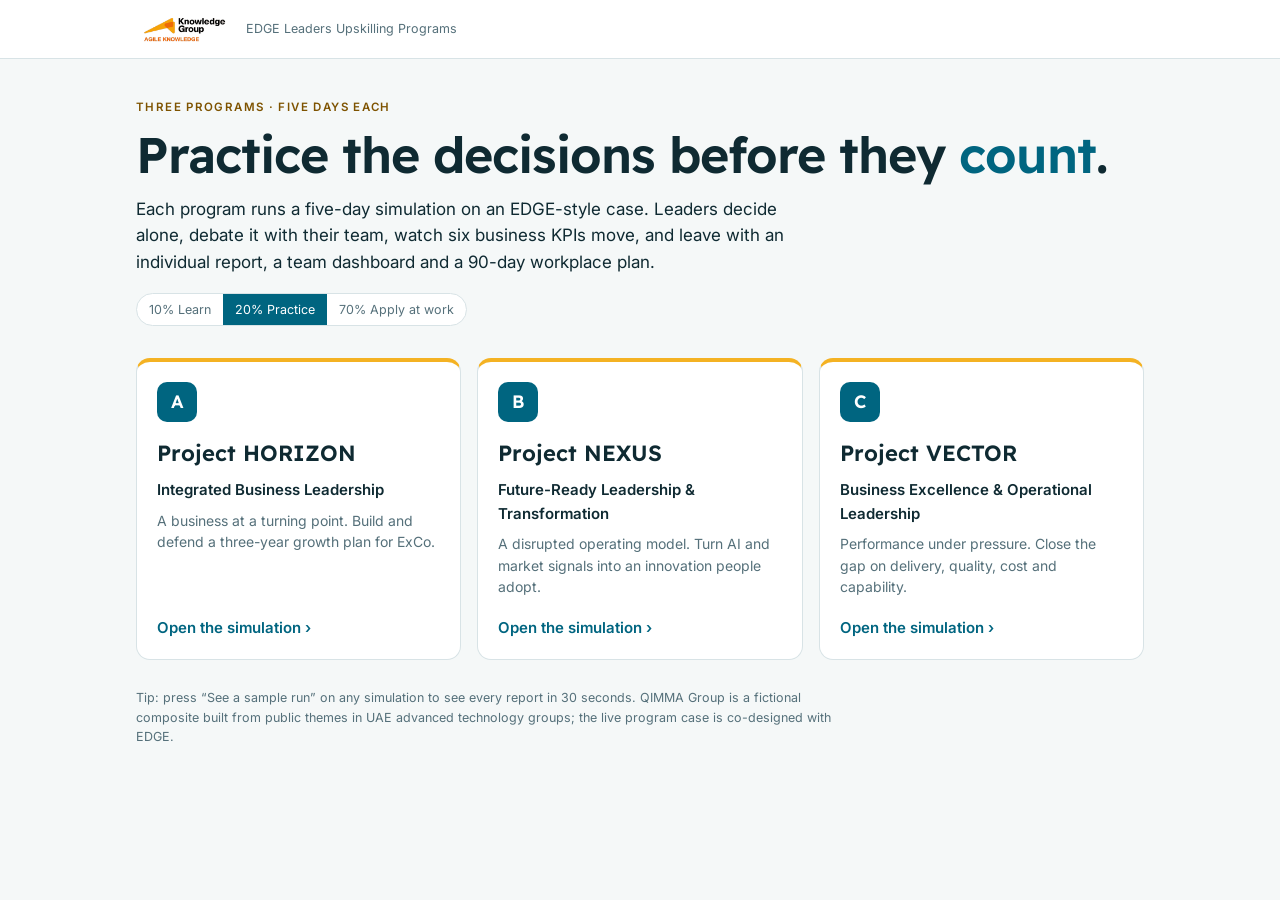
<file: index.html>
<!doctype html>
<html lang="en">
<head>
<meta charset="utf-8">
<meta name="viewport" content="width=device-width, initial-scale=1, viewport-fit=cover">
<meta name="robots" content="noindex, nofollow">
<title>EDGE Leaders Upskilling Simulations</title>
<link rel="preconnect" href="https://fonts.googleapis.com">
<link rel="preconnect" href="https://fonts.gstatic.com" crossorigin>
<link rel="stylesheet" href="https://fonts.googleapis.com/css2?family=Readex+Pro:wght@500;600&family=Inter:wght@400;600&display=swap">
<style>
/* Layout: one centered column; three equal program cards that each open a simulation */
:root{--bg:#F5F8F8;--surface:#FFFFFF;--ink:#0F2A32;--muted:#55707A;--line:#D8E3E6;--teal:#006580;--teal-soft:#E1EFF2;--on-teal:#FFFFFF;--gold:#F4B223;--gold-ink:#7E5300;--gold-soft:#FDF2D8;
  --display:"Readex Pro","Segoe UI",Arial,sans-serif;--body:"Inter","Segoe UI",Arial,sans-serif;color-scheme:light}
@media (prefers-color-scheme: dark){:root{--bg:#0A181D;--surface:#0F232A;--ink:#E4EFF1;--muted:#9AB2B9;--line:#1F3B44;--teal:#43B4CE;--teal-soft:#11343E;--on-teal:#04232B;--gold-ink:#F6C760;--gold-soft:#2E2610;color-scheme:dark}}
*{box-sizing:border-box}
body{margin:0;background:var(--bg);color:var(--ink);font-family:var(--body);font-size:15px;line-height:1.55}
.wrap{max-width:1040px;margin:0 auto;padding-left:max(16px,env(safe-area-inset-left,0px));padding-right:max(16px,env(safe-area-inset-right,0px))}
header{background:var(--surface);border-bottom:1px solid var(--line)}
header .wrap{display:flex;align-items:center;gap:14px;padding-block:12px}
header img{height:34px;width:auto;background:#fff;border-radius:6px;padding:3px 6px}
header span{font-size:12.5px;color:var(--muted)}
main{padding-block:40px 64px}
.eyebrow{font-size:11.5px;font-weight:600;letter-spacing:.12em;text-transform:uppercase;color:var(--gold-ink)}
h1{font-family:var(--display);font-weight:600;font-size:clamp(32px,5vw,50px);line-height:1.1;margin:10px 0 0;letter-spacing:-.02em;text-wrap:balance}
h1 em{font-style:normal;color:var(--teal)}
.lead{font-size:17px;max-width:62ch;margin:14px 0 0;color:var(--ink)}
.mix{display:inline-flex;border:1px solid var(--line);border-radius:999px;overflow:hidden;font-size:12.5px;margin-top:18px;background:var(--surface)}
.mix span{padding:6px 12px;color:var(--muted)}.mix span.on{background:var(--teal);color:var(--on-teal)}
.grid{display:grid;grid-template-columns:repeat(3,minmax(0,1fr));gap:16px;margin-top:32px}
a.card{display:flex;flex-direction:column;gap:8px;background:var(--surface);border:1px solid var(--line);border-top:4px solid var(--gold);border-radius:14px;padding:20px;color:inherit;text-decoration:none;transition:border-color .15s,transform .15s}
a.card:hover{border-color:var(--teal);transform:translateY(-2px)}
a.card:focus-visible{outline:2px solid var(--teal);outline-offset:3px}
.badge{width:40px;height:40px;border-radius:10px;background:var(--teal);color:var(--on-teal);display:grid;place-items:center;font-family:var(--display);font-weight:600;font-size:18px}
.card h2{font-family:var(--display);font-weight:600;font-size:22px;margin:6px 0 0}
.card .name{font-weight:600}
.card p{margin:0;color:var(--muted);font-size:14px}
.card .go{margin-top:auto;padding-top:10px;font-weight:600;color:var(--teal)}
.note{font-size:12.5px;color:var(--muted);margin-top:28px;max-width:90ch}
@media (max-width:820px){.grid{grid-template-columns:1fr}}
@media (prefers-reduced-motion: reduce){a.card{transition:none}}
</style>
</head>
<body>
<header><div class="wrap"><img src="assets/kg-logo.png" alt="Knowledge Group"><span>EDGE Leaders Upskilling Programs</span></div></header>
<main class="wrap">
  <div class="eyebrow">Three programs · Five days each</div>
  <h1>Practice the decisions before they <em>count</em>.</h1>
  <p class="lead">Each program runs a five-day simulation on an EDGE-style case. Leaders decide alone, debate it with their team, watch six business KPIs move, and leave with an individual report, a team dashboard and a 90-day workplace plan.</p>
  <div class="mix" aria-label="10/20/70 learning design"><span>10% Learn</span><span class="on">20% Practice</span><span>70% Apply at work</span></div>
  <div class="grid">
    <a class="card" href="horizon/"><div class="badge">A</div><h2>Project HORIZON</h2><div class="name">Integrated Business Leadership</div><p>A business at a turning point. Build and defend a three-year growth plan for ExCo.</p><span class="go">Open the simulation ›</span></a>
    <a class="card" href="nexus/"><div class="badge">B</div><h2>Project NEXUS</h2><div class="name">Future-Ready Leadership &amp; Transformation</div><p>A disrupted operating model. Turn AI and market signals into an innovation people adopt.</p><span class="go">Open the simulation ›</span></a>
    <a class="card" href="vector/"><div class="badge">C</div><h2>Project VECTOR</h2><div class="name">Business Excellence &amp; Operational Leadership</div><p>Performance under pressure. Close the gap on delivery, quality, cost and capability.</p><span class="go">Open the simulation ›</span></a>
  </div>
  <p class="note">Tip: press “See a sample run” on any simulation to see every report in 30 seconds. QIMMA Group is a fictional composite built from public themes in UAE advanced technology groups; the live program case is co-designed with EDGE.</p>
</main>
</body>
</html>
</file>
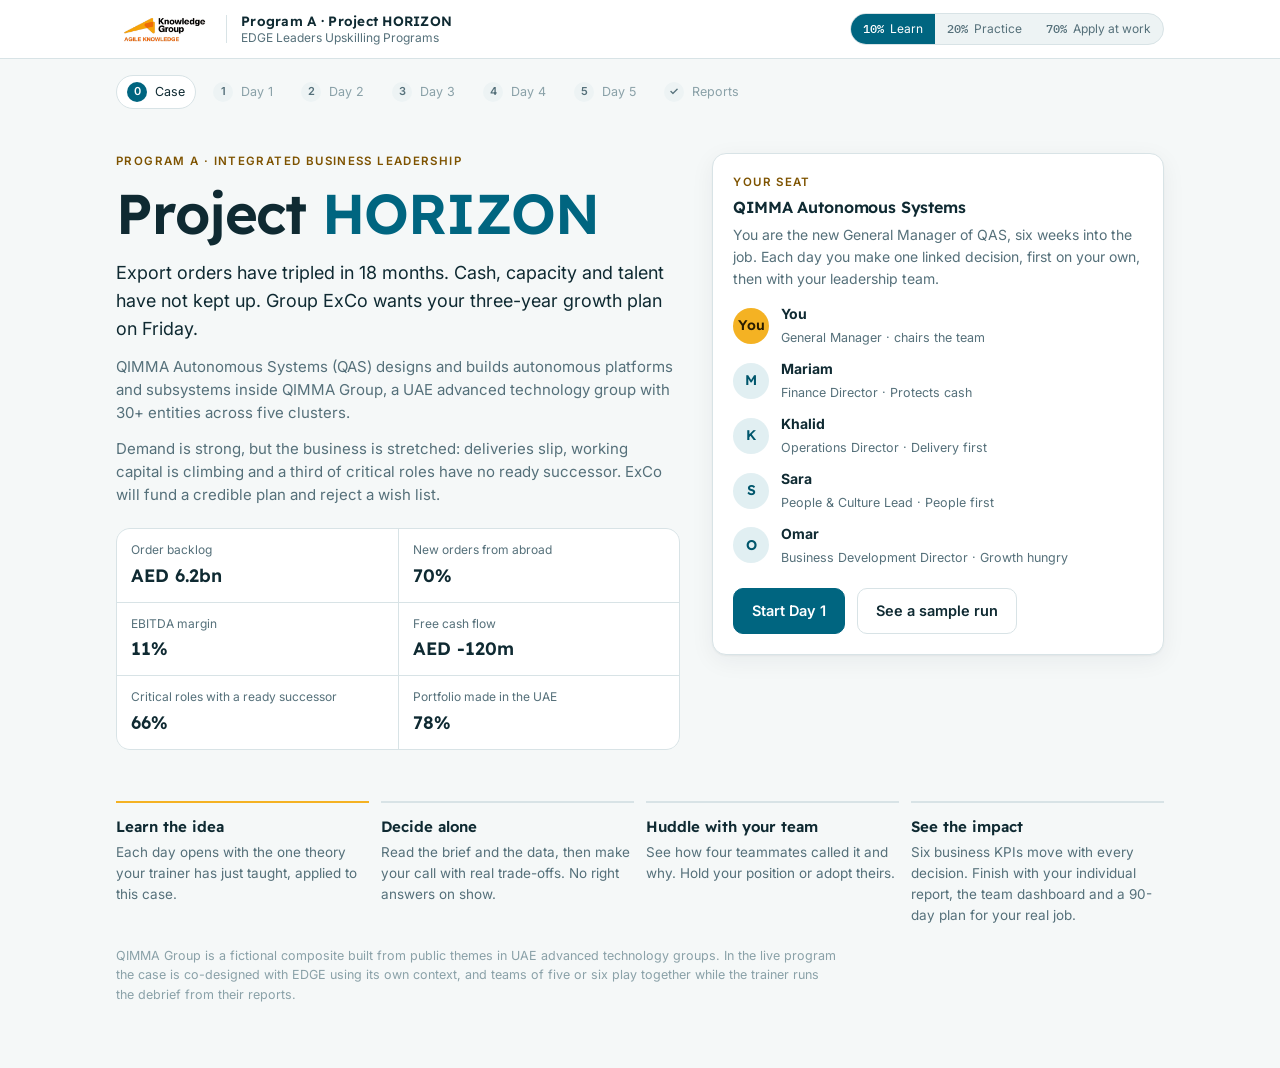
<file: horizon/index.html>
<!doctype html>
<html lang="en">
<head>
<meta charset="utf-8">
<meta name="viewport" content="width=device-width, initial-scale=1, viewport-fit=cover">
<meta name="robots" content="noindex, nofollow">
<title>Project HORIZON Simulator</title>
<link rel="preconnect" href="https://fonts.googleapis.com">
<link rel="preconnect" href="https://fonts.gstatic.com" crossorigin>
<link rel="stylesheet" href="https://fonts.googleapis.com/css2?family=Readex+Pro:wght@400;500;600;700&family=Inter:wght@400;500;600;700&family=IBM+Plex+Mono:wght@500&display=swap">
<link rel="stylesheet" href="../assets/sim.css">
<style>body{margin:0}img{max-width:100%}[hidden]{display:none!important}</style>
</head>
<body>
<header class="top">
  <div class="wrap">
    <div class="brand">
      <img class="logo" src="../assets/kg-logo.png" alt="Knowledge Group">
      <span class="sep"></span>
      <span class="tl"><b id="tl-title">Project</b>EDGE Leaders Upskilling Programs</span>
    </div>
    <div class="ribbon" id="ribbon" aria-label="70/20/10 learning model">
      <span data-k="10"><b>10%</b>Learn</span><span data-k="20"><b>20%</b>Practice</span><span data-k="70"><b>70%</b>Apply at work</span>
    </div>
  </div>
</header>
<div class="wrap"><nav class="steps" id="steps" aria-label="Progress"></nav></div>
<main class="wrap" id="app" aria-live="polite"></main>
<div class="toast" id="toast" role="status"></div>
<script>
window.SIM = {
  letter:'A', code:'HORIZON', program:'Integrated Business Leadership',
  entity:'QIMMA Autonomous Systems',
  caseLead:'Export orders have tripled in 18 months. Cash, capacity and talent have not kept up. Group ExCo wants your three-year growth plan on Friday.',
  caseParas:[
    'QIMMA Autonomous Systems (QAS) designs and builds autonomous platforms and subsystems inside QIMMA Group, a UAE advanced technology group with 30+ entities across five clusters.',
    'Demand is strong, but the business is stretched: deliveries slip, working capital is climbing and a third of critical roles have no ready successor. ExCo will fund a credible plan and reject a wish list.'
  ],
  facts:[['Order backlog','AED 6.2bn'],['New orders from abroad','70%'],['EBITDA margin','11%'],['Free cash flow','AED -120m'],['Critical roles with a ready successor','66%'],['Portfolio made in the UAE','78%']],
  role:'You are the new General Manager of QAS, six weeks into the job. Each day you make one linked decision, first on your own, then with your leadership team.',
  myRole:'General Manager · chairs the team',
  team:[
    {id:'mariam', name:'Mariam', role:'Finance Director', style:'Protects cash'},
    {id:'khalid', name:'Khalid', role:'Operations Director', style:'Delivery first'},
    {id:'sara', name:'Sara', role:'People & Culture Lead', style:'People first'},
    {id:'omar', name:'Omar', role:'Business Development Director', style:'Growth hungry'}
  ],
  kpis:[
    {id:'rev', label:'Revenue growth (3-year CAGR)', short:'Revenue growth', unit:'%', d:1, start:8, target:15, dir:1},
    {id:'ebitda', label:'EBITDA margin', short:'EBITDA margin', unit:'%', d:1, start:11, target:14, dir:1},
    {id:'fcf', label:'Free cash flow (year 2)', short:'Free cash flow', unit:'aed', d:0, start:-120, target:40, dir:1},
    {id:'bench', label:'Succession coverage', short:'Succession', unit:'%', d:0, start:66, target:85, dir:1},
    {id:'adopt', label:'Change adoption index', short:'Change adoption', unit:'idx', d:0, start:45, target:70, dir:1},
    {id:'conf', label:'ExCo confidence', short:'ExCo confidence', unit:'idx', d:0, start:50, target:75, dir:1}
  ],
  comps:[
    {id:'strat', label:'Strategic direction'}, {id:'fin', label:'Financial judgment'}, {id:'talent', label:'Talent leadership'},
    {id:'change', label:'Change leadership'}, {id:'infl', label:'Executive influence'}
  ],
  gate:'Group ExCo',
  verdicts:{
    high:'ExCo funds the plan in two tranches and asks you to present progress in 90 days.',
    mid:'ExCo funds the first tranche and wants a sharper cash plan before it releases the second.',
    low:'ExCo sees a wish list, not a plan. You have 30 days to come back with a credible case.'
  },
  plays:[
    {comp:'strat', title:'Three Horizons portfolio review', how:'List your team’s initiatives, tag each H1, H2 or H3, and pause one that competes for the same constrained capacity.'},
    {comp:'fin', title:'Phased funding case', how:'Rebuild one pending request as tranches tied to milestones, with a clear kill criterion.'},
    {comp:'talent', title:'Critical-role readiness check', how:'Name your critical roles, rate successor readiness and hold two stay conversations this month.'},
    {comp:'change', title:'Pilot with your critics', how:'Invite the loudest skeptics of a current change into a two-week redesign of one piece of it.'},
    {comp:'infl', title:'Answer-first briefing', how:'Rewrite your next senior update so the ask and the answer land in the first 30 seconds.'}
  ],
  note:'QIMMA Group is a fictional composite built from public themes in UAE advanced technology groups. In the live program the case is co-designed with EDGE using its own context, and teams of five or six play together while the trainer runs the debrief from their reports.',
  rounds:[
    {
      day:'Business planning', title:'Set the direction', type:'pick', k:3,
      theory:{name:'Three Horizons of growth', line:'Balance the core (H1), the next engine (H2) and future options (H3), and test every bet against capacity and cash.'},
      brief:'Six growth initiatives are on the table. The plant is nearly full and cash is negative, so you can back only three this year.',
      data:[['Plant utilization','94%'],['On-time delivery','78%'],['Services share of revenue','6%'],['Imported subsystems','31% of cost of goods']],
      prompt:'Choose the three initiatives you will put in the plan.',
      options:[
        {id:'a', label:'Expand capacity for the export bestseller', detail:'Add a second assembly line for the platform with the deepest order book.', q:80, tag:'bold', kpi:{rev:2.5, fcf:25, conf:3}, comp:{strat:7, fin:2}, outcome:'The second line protects the order book and gives customers a delivery date they can trust.'},
        {id:'b', label:'Localize two imported subsystems', detail:'Develop a UAE supplier for two high-cost imported subsystems.', q:85, tag:'data', kpi:{ebitda:1.2, fcf:30, conf:4}, comp:{strat:7, fin:5}, outcome:'Localizing two subsystems cuts unit cost and lifts in-country value, which Group rewards.'},
        {id:'c', label:'Launch a services business for the installed base', detail:'Sell maintenance and upgrade contracts on 400+ fielded platforms.', q:90, tag:'data', kpi:{rev:2, ebitda:1, fcf:45, conf:4}, comp:{strat:9, fin:4}, outcome:'Services add recurring, high-margin revenue and smooth out lumpy project income.'},
        {id:'d', label:'Enter three new export markets at once', detail:'Open offices and bid in three new countries this year.', q:45, tag:'bold', kpi:{rev:1.5, fcf:-40, conf:-3}, comp:{strat:2}, outcome:'Three new markets stretch a plant already running at 94%. Sales grow faster than delivery can.'},
        {id:'e', label:'Acquire a European autonomy software startup', detail:'Buy a 40-person AI autonomy team for AED 180m.', q:58, tag:'bold', kpi:{rev:0.5, fcf:-60, conf:1}, comp:{strat:5, fin:-1}, outcome:'The acquisition is a credible future option, but it lands on a balance sheet already burning cash.'},
        {id:'f', label:'Pause new bids for six months', detail:'Stop bidding until the backlog is under control.', q:40, tag:'prudent', kpi:{rev:-2.5, fcf:10, conf:-4}, comp:{strat:1, fin:3}, outcome:'Pausing bids eases the plant but signals retreat to customers and to Group.'}
      ],
      synergy:[
        {ids:['a','b'], q:6, kpi:{ebitda:0.5}, text:'Capacity plus localization works as one move: more output at a lower unit cost.'},
        {ids:['a','d'], q:-10, kpi:{conf:-3}, text:'New markets and a capacity squeeze collide. ExCo will ask who delivers.'},
        {ids:['b','c'], q:4, kpi:{conf:2}, text:'Local suppliers also make the services promise easier to keep.'}
      ],
      team:{
        mariam:{a:['b','c','f'], says:'We burn AED 120m a year. I back what pays for itself.'},
        khalid:{a:['a','b','f'], says:'Fix delivery first: a second line and local parts.'},
        sara:{a:['c','b','f'], says:'Services builds skills we can grow from within.'},
        omar:{a:['a','d','e'], says:'The export window is open now. Let us go big.'}
      },
      insight:'Strong leaders back the core, add a recurring engine and fix cost at the same time. They avoid bets that compete for the same constrained capacity.',
      debrief:'Which of your three choices is the riskiest, and what early signal would tell you it is failing?'
    },
    {
      day:'Financial decisions', title:'Make the numbers work', type:'allocate', total:300, step:10, unitLabel:'AED m', pre:'AED ', post:'m',
      theory:{name:'NPV, payback and cash conversion', line:'Fund what clears the hurdle rate fastest, and never let a good investment break the cash cycle.'},
      event:{title:'Payment terms shift', text:'Your largest export customer cuts advance payments on new orders from 30% to 10%. Working capital rises by AED 40m.', kpi:{fcf:-40}},
      brief:'ExCo has set a capital envelope of AED 300m for next year. Every dirham you place shapes margin, cash and delivery.',
      data:[['Hurdle rate','10%'],['Cash conversion cycle','148 days'],['Services hub payback','1.8 years'],['Supplier program payback','2.1 years'],['Automation payback','2.6 years']],
      prompt:'Allocate the AED 300m envelope across five investments.',
      items:[
        {id:'auto', label:'Production line automation', short:'Automation', detail:'Robotic assembly and automated test on the busiest line.', ideal:90, tag:'bold', kpi:{ebitda:2, rev:3, fcf:60, conf:6}},
        {id:'supp', label:'Local supplier development', short:'Suppliers', detail:'Co-invest in tooling and quality at two UAE suppliers.', ideal:60, tag:'data', kpi:{ebitda:2, fcf:80, conf:6}},
        {id:'svc', label:'Services hub and digital twin', short:'Services hub', detail:'Remote monitoring of fielded platforms to sell service contracts.', ideal:80, tag:'data', kpi:{rev:4, ebitda:1.5, fcf:150, conf:4}},
        {id:'wc', label:'Inventory buffer', short:'Inventory', detail:'Safety stock of long-lead components.', ideal:30, tag:'prudent', kpi:{fcf:-40, conf:4}},
        {id:'acad', label:'Engineering academy and succession', short:'Academy', detail:'Accelerate 40 national engineers into critical roles.', ideal:40, tag:'people', kpi:{bench:45, adopt:20, conf:4}}
      ],
      comp:{fin:18, strat:4},
      outcomes:{
        high:'Your portfolio clears the hurdle rate and keeps cash moving: services fund automation, and the academy protects the pipeline.',
        mid:'The plan works on paper, but the mix leaves either cash or capability exposed. ExCo will probe the weakest line.',
        low:'The mix chases one outcome and starves the others. Cash or delivery breaks before year two.'
      },
      team:{
        mariam:{a:{auto:40,supp:60,svc:110,wc:60,acad:30}, says:'Services pays back fastest. Keep a cash buffer.'},
        khalid:{a:{auto:150,supp:60,svc:30,wc:40,acad:20}, says:'Automation is the bottleneck. Put the money there.'},
        sara:{a:{auto:50,supp:40,svc:60,wc:30,acad:120}, says:'Without people, automation sits idle.'},
        omar:{a:{auto:100,supp:20,svc:130,wc:10,acad:40}, says:'Services is the growth story buyers want.'}
      },
      insight:'A balanced portfolio sequences cash: fast-payback services fund slower automation, and investment in people protects the return on both.',
      debrief:'Where did your allocation trade cash today for value tomorrow? Would your CFO agree?'
    },
    {
      day:'Talent development', title:'Build the team', type:'rank',
      theory:{name:'Critical roles and the 9-box', line:'Protect the people you cannot lose, map readiness for every critical role, then build the pipeline before you buy talent.'},
      event:{title:'Two resignations', text:'Two senior systems engineers resigned this week. Exit interviews point to unclear career paths. Eight more key people are flagged as flight risks.', kpi:{bench:-6, conf:-3}},
      brief:'Your plan needs 24 critical roles filled with ready people within 18 months. Today you have ready successors for 66% of them.',
      data:[['Critical roles','24'],['Flight risks flagged','8'],['Nationals in high-potential pool','12'],['Time to hire a systems architect','7 months']],
      prompt:'Put your 90-day talent moves in the order you will run them.',
      items:[
        {id:'retain', label:'Stay conversations with the 8 flight risks', short:'Stay talks', detail:'You and their managers, within two weeks.', tag:'people'},
        {id:'map', label:'Map readiness for all 24 critical roles', short:'Readiness map', detail:'A 9-box review with each director.', tag:'data'},
        {id:'accel', label:'Stretch roles for 12 high-potential nationals', short:'Stretch roles', detail:'Rotations, mentors and a clear 18-month path.', tag:'people'},
        {id:'hire', label:'Hire two external systems architects', short:'External hires', detail:'Search firm, seven-month lead time.', tag:'bold'},
        {id:'incent', label:'Redesign the incentive scheme', short:'Incentives', detail:'A company-wide change to bonus rules.', tag:'prudent'}
      ],
      expert:['retain','map','accel','hire','incent'],
      kpi:{bench:20, adopt:6, conf:5, ebitda:-0.3},
      comp:{talent:18, strat:3},
      outcomes:{
        high:'You stop the bleeding first, then build a pipeline. Succession coverage climbs and people see a path.',
        mid:'Your moves are right but the order costs you. Some flight risks walk before the plan reaches them.',
        low:'Big structural moves come before the urgent ones. Two more key people resign while the plan is designed.'
      },
      team:{
        mariam:{a:['map','incent','hire','retain','accel'], says:'Data first. Then we fix incentives.'},
        khalid:{a:['hire','retain','map','accel','incent'], says:'We need architects now. Hire.'},
        sara:{a:['retain','accel','map','hire','incent'], says:'Talk to the people at risk this week.'},
        omar:{a:['retain','hire','accel','map','incent'], says:'Keep the stars, buy the gaps.'}
      },
      insight:'Retention is urgent and cheap, mapping shows where to invest, and developing nationals builds a pipeline that lasts. Hiring and incentives matter but take months.',
      debrief:'Who are the two people in your own team you could least afford to lose, and when did you last talk about their future?'
    },
    {
      day:'Change leadership', title:'Lead the change', type:'choice',
      theory:{name:'Kotter and ADKAR', line:'People adopt what they help shape. Win early on a small scale, make the win visible, then scale.'},
      event:{title:'Pushback on the floor', text:'The new production system goes live in three weeks. 60 technicians signed a letter saying it ignores how the floor really works. Two supervisors back them.', kpi:{adopt:-8}},
      brief:'Automation and the new production system sit at the heart of your plan. If adoption stalls, the business case fails.',
      data:[['Technicians affected','180'],['Signatures on the letter','60'],['Go-live','3 weeks'],['Training completed','35%']],
      prompt:'How do you respond?',
      options:[
        {id:'a', label:'Hold the line', detail:'Restate the decision and the timeline. Escalate supervisors who resist.', q:30, tag:'bold', kpi:{adopt:-10, conf:-2, ebitda:-0.3}, comp:{change:2}, outcome:'Go-live happens on time, but workarounds spread. Output dips 9% in the first month.'},
        {id:'b', label:'Pause for three months', detail:'Delay go-live and run listening sessions.', q:48, tag:'people', kpi:{adopt:4, conf:-6, rev:-0.8}, comp:{change:6}, outcome:'Tension drops, but the plan slips a quarter and ExCo questions your grip.'},
        {id:'c', label:'Co-design and pilot one line', detail:'Bring six supervisors into a two-week redesign sprint, pilot on one line, scale on proof and publish the wins.', q:92, tag:'collab', kpi:{adopt:22, conf:5, ebitda:0.4}, comp:{change:18, infl:4}, outcome:'The supervisors fix three real flaws. The pilot line beats target in week two and the letter signers ask to be next.'},
        {id:'d', label:'Pay an adoption bonus', detail:'A one-off bonus for every technician at go-live.', q:50, tag:'people', kpi:{adopt:6, ebitda:-0.8, fcf:-12}, comp:{change:5, fin:-2}, outcome:'People comply for the bonus, but the design flaws remain and resurface after payout.'}
      ],
      team:{
        mariam:{a:'a', says:'We approved this. Changing course now costs money.'},
        khalid:{a:'a', says:'If we bend now, every change becomes a negotiation.'},
        sara:{a:'c', says:'They know the floor better than we do. Use that.'},
        omar:{a:'b', says:'Customers will not wait, but a failed go-live is worse.'}
      },
      insight:'Resistance is often data. Inviting critics into a fast, bounded redesign turns opponents into owners without losing the timeline.',
      debrief:'Think of a change you are leading now. Who are your 60 signatures, and what could they teach you?'
    },
    {
      day:'Executive influence', title:'Win executive approval', type:'multi',
      theory:{name:'Answer first (the Pyramid Principle)', line:'Lead with the ask, back it with the two strongest proofs and meet the hardest objection head on.'},
      event:{title:'Agenda squeeze', text:'Your 30-minute ExCo slot is cut to 12 minutes. The Group CFO will chair.', kpi:{conf:-2}},
      brief:'Twelve minutes to win AED 300m. Build your pitch in three moves.',
      data:[['The ask','AED 300m over 3 years'],['Time','12 minutes'],['Chair','Group CFO'],['Plan payback','2.4 years']],
      parts:[
        {type:'choice', title:'Open with', options:[
          {id:'a', label:'The ask and why now', detail:'We ask for AED 300m to lift margin to 14% and turn cash positive by year two.', q:92, tag:'data', kpi:{conf:6}, comp:{infl:9}, outcome:'Opening with the ask focuses the room in the first minute.'},
          {id:'b', label:'Our journey so far', detail:'Three years of achievements and milestones.', q:35, tag:'people', kpi:{conf:-2}, comp:{infl:1}, outcome:'The history eats four minutes before ExCo hears what you want.'},
          {id:'c', label:'A full market analysis', detail:'Demand trends across 12 export markets.', q:55, tag:'data', kpi:{conf:1}, comp:{infl:3}, outcome:'The market data is solid but buries the decision you need.'}
        ]},
        {type:'pick', k:2, title:'Back it with two proofs', options:[
          {id:'p1', label:'Payback and NPV by initiative', q:90, tag:'data', kpi:{conf:4}, comp:{fin:4, infl:3}},
          {id:'p2', label:'Customer letter of intent for services', q:86, tag:'data', kpi:{conf:4, rev:0.6}, comp:{infl:4}},
          {id:'p3', label:'Benchmark against global peers', q:60, tag:'data', kpi:{conf:1}, comp:{infl:2}},
          {id:'p4', label:'Employee engagement survey', q:40, tag:'people', kpi:{}, comp:{infl:1}},
          {id:'p5', label:'Risk register with kill criteria', q:88, tag:'prudent', kpi:{conf:4}, comp:{fin:2, infl:3}}
        ]},
        {type:'choice', w:1.5, title:'The CFO asks: "Your cash flow is negative. Why fund you before you fix it?"', options:[
          {id:'x', label:'"Growth will fix the cash."', q:28, tag:'bold', kpi:{conf:-5}, comp:{}, outcome:'The CFO hears hope, not a plan.'},
          {id:'y', label:'"Fund it in two tranches."', detail:'AED 120m now, tied to cash milestones; the rest on proof at month nine.', q:95, tag:'prudent', kpi:{conf:8, fcf:30, adopt:3}, comp:{infl:9, fin:4}, outcome:'Tranches turn the CFO from skeptic to sponsor.'},
          {id:'z', label:'"We can halve the plan."', q:48, tag:'prudent', kpi:{conf:-1, rev:-1}, comp:{infl:2}, outcome:'Cutting on the spot signals the plan was padded.'},
          {id:'w', label:'"I will come back with more analysis."', q:35, tag:'data', kpi:{conf:-3}, comp:{infl:1}, outcome:'The decision slips a quarter.'}
        ]}
      ],
      team:{
        mariam:{a:['c',['p1','p5'],'z'], says:'Show the numbers. Offer a smaller plan.'},
        khalid:{a:['b',['p1','p3'],'x'], says:'Show them how far we have come.'},
        sara:{a:['b',['p4','p2'],'y'], says:'Make it human. Then phase it.'},
        omar:{a:['a',['p2','p3'],'x'], says:'Lead with the ask. Customers will carry it.'}
      },
      insight:'Executives decide fast when you lead with the answer, prove it with the two strongest pieces of evidence and turn their biggest risk into a condition they control.',
      debrief:'What is the one decision you need from your own leadership next month, and what is your 12-minute version of the ask?'
    }
  ]
};
</script>
<script src="../assets/sim.js"></script>
</body>
</html>
</file>
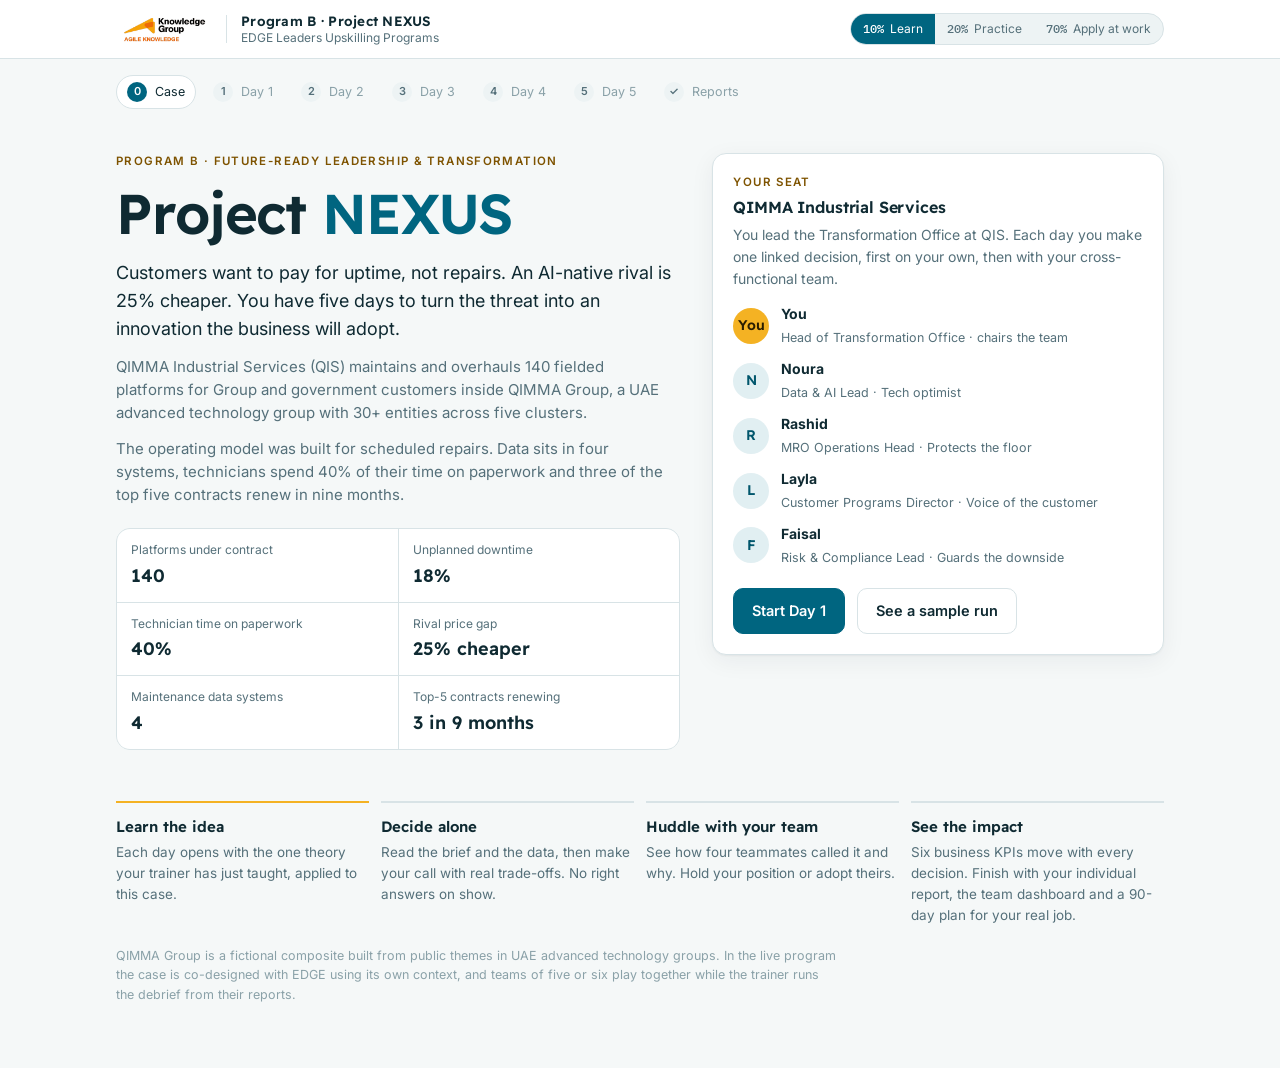
<file: nexus/index.html>
<!doctype html>
<html lang="en">
<head>
<meta charset="utf-8">
<meta name="viewport" content="width=device-width, initial-scale=1, viewport-fit=cover">
<meta name="robots" content="noindex, nofollow">
<title>Project NEXUS Simulator</title>
<link rel="preconnect" href="https://fonts.googleapis.com">
<link rel="preconnect" href="https://fonts.gstatic.com" crossorigin>
<link rel="stylesheet" href="https://fonts.googleapis.com/css2?family=Readex+Pro:wght@400;500;600;700&family=Inter:wght@400;500;600;700&family=IBM+Plex+Mono:wght@500&display=swap">
<link rel="stylesheet" href="../assets/sim.css">
<style>body{margin:0}img{max-width:100%}[hidden]{display:none!important}</style>
</head>
<body>
<header class="top">
  <div class="wrap">
    <div class="brand">
      <img class="logo" src="../assets/kg-logo.png" alt="Knowledge Group">
      <span class="sep"></span>
      <span class="tl"><b id="tl-title">Project</b>EDGE Leaders Upskilling Programs</span>
    </div>
    <div class="ribbon" id="ribbon" aria-label="70/20/10 learning model">
      <span data-k="10"><b>10%</b>Learn</span><span data-k="20"><b>20%</b>Practice</span><span data-k="70"><b>70%</b>Apply at work</span>
    </div>
  </div>
</header>
<div class="wrap"><nav class="steps" id="steps" aria-label="Progress"></nav></div>
<main class="wrap" id="app" aria-live="polite"></main>
<div class="toast" id="toast" role="status"></div>
<script>
window.SIM = {
  letter:'B', code:'NEXUS', program:'Future-Ready Leadership & Transformation',
  entity:'QIMMA Industrial Services',
  caseLead:'Customers want to pay for uptime, not repairs. An AI-native rival is 25% cheaper. You have five days to turn the threat into an innovation the business will adopt.',
  caseParas:[
    'QIMMA Industrial Services (QIS) maintains and overhauls 140 fielded platforms for Group and government customers inside QIMMA Group, a UAE advanced technology group with 30+ entities across five clusters.',
    'The operating model was built for scheduled repairs. Data sits in four systems, technicians spend 40% of their time on paperwork and three of the top five contracts renew in nine months.'
  ],
  facts:[['Platforms under contract','140'],['Unplanned downtime','18%'],['Technician time on paperwork','40%'],['Rival price gap','25% cheaper'],['Maintenance data systems','4'],['Top-5 contracts renewing','3 in 9 months']],
  role:'You lead the Transformation Office at QIS. Each day you make one linked decision, first on your own, then with your cross-functional team.',
  myRole:'Head of Transformation Office · chairs the team',
  team:[
    {id:'noura', name:'Noura', role:'Data & AI Lead', style:'Tech optimist'},
    {id:'rashid', name:'Rashid', role:'MRO Operations Head', style:'Protects the floor'},
    {id:'layla', name:'Layla', role:'Customer Programs Director', style:'Voice of the customer'},
    {id:'faisal', name:'Faisal', role:'Risk & Compliance Lead', style:'Guards the downside'}
  ],
  kpis:[
    {id:'value', label:'Annual value case', short:'Value case', unit:'aed', d:0, start:0, target:60, dir:1},
    {id:'cust', label:'Customer value score', short:'Customer value', unit:'idx', d:0, start:48, target:75, dir:1},
    {id:'ai', label:'Responsible AI readiness', short:'Responsible AI', unit:'idx', d:0, start:35, target:70, dir:1},
    {id:'speed', label:'Time to pilot', short:'Time to pilot', unit:'wks', d:0, start:26, target:10, dir:-1},
    {id:'adopt', label:'Adoption readiness', short:'Adoption', unit:'idx', d:0, start:40, target:70, dir:1},
    {id:'support', label:'Stakeholder support', short:'Support', unit:'idx', d:0, start:45, target:75, dir:1}
  ],
  comps:[
    {id:'agility', label:'Strategic agility'}, {id:'aidec', label:'AI-enabled decisions'}, {id:'innov', label:'Innovation methods'},
    {id:'transf', label:'Transformation leadership'}, {id:'collab', label:'Influence & collaboration'}
  ],
  gate:'Steering committee',
  verdicts:{
    high:'The steering committee approves the pilot and a funded path to scale across the fleet if week-12 results hold.',
    mid:'The committee approves a smaller pilot and asks for stronger evidence on adoption and AI risk before it commits to scale.',
    low:'The committee parks the proposal. It reads as a technology project without customer pull or frontline ownership.'
  },
  plays:[
    {comp:'agility', title:'Signal scan', how:'Spend 30 minutes with your team listing three market signals. Tag each as threat, customer pull or capability, and act on one.'},
    {comp:'aidec', title:'Test before you trust', how:'Pick one AI or data output your team relies on. Backtest it or ask an expert to red-team it before the next decision.'},
    {comp:'innov', title:'Three-lens sprint', how:'Run a two-week test of one idea with real users, real data and a simple cost check.'},
    {comp:'transf', title:'Sponsor and co-design', how:'Name a visible sponsor and two frontline co-designers for a change you are leading now.'},
    {comp:'collab', title:'Pre-wire your next decision', how:'Meet each decision maker one to one before your next big meeting, starting with the skeptic.'}
  ],
  note:'QIMMA Group is a fictional composite built from public themes in UAE advanced technology groups. In the live program the case is co-designed with EDGE using its own context, and teams of five or six play together while the trainer runs the debrief from their reports.',
  rounds:[
    {
      day:'Strategic agility', title:'Read the signals', type:'pick', k:3,
      theory:{name:'Weak signals and scenario thinking', line:'Separate noise from shifts that change how customers buy. Act on signals that combine a threat, a customer pull and a capability you can build.'},
      brief:'Your team scanned the market and the business for a week. Six signals made the shortlist. You have capacity to act on three.',
      data:[['Unplanned downtime','18%'],['Technician time on paperwork','40%'],['Rival price gap','25% cheaper'],['Top-5 contracts renewing','3 in 9 months']],
      prompt:'Choose the three signals that will shape your innovation agenda.',
      options:[
        {id:'a', label:'An AI-native rival offers predictive maintenance 25% cheaper', q:90, tag:'data', kpi:{support:4, value:5}, comp:{agility:7}, outcome:'Treating the rival as a real threat gives the agenda urgency.'},
        {id:'b', label:'A top customer wants availability-based contracts', detail:'They want to pay for hours available, not repairs done.', q:92, tag:'collab', kpi:{cust:8, value:10}, comp:{agility:8}, outcome:'Customer pull turns the idea from a tech project into a business model.'},
        {id:'c', label:'Buzz about humanoid robots in hangars', q:30, tag:'bold', kpi:{support:-3}, comp:{agility:1}, outcome:'The robot buzz burns a week of attention with no customer behind it.'},
        {id:'d', label:'Technicians spend 40% of their time on paperwork', q:82, tag:'people', kpi:{adopt:6, value:6}, comp:{agility:6}, outcome:'Freeing technician time gives the floor a reason to want the change.'},
        {id:'e', label:'A new Group Responsible AI policy', q:75, tag:'prudent', kpi:{ai:8}, comp:{agility:4, aidec:2}, outcome:'Reading the policy early keeps you inside the guardrails.'},
        {id:'f', label:'A vendor offers a free generic chatbot', q:35, tag:'bold', kpi:{ai:-3}, comp:{agility:1}, outcome:'The free chatbot is a solution looking for a problem, and it is not on the approved tools list.'}
      ],
      synergy:[
        {ids:['a','b'], q:6, kpi:{support:4}, text:'A rival threat plus customer pull makes a compelling case for change.'},
        {ids:['b','d'], q:4, kpi:{value:4}, text:'Freed technician hours are exactly what an availability promise needs.'}
      ],
      team:{
        noura:{a:['a','c','f'], says:'The tech is moving fast. Robots and chatbots are coming.'},
        rashid:{a:['d','b','a'], says:'Start with what slows my people down.'},
        layla:{a:['b','a','e'], says:'Follow the customer and the contract cycle.'},
        faisal:{a:['e','b','f'], says:'Policy first. Anything else is risk.'}
      },
      insight:'The strongest agenda combines a competitive threat, a customer pull and an internal pain point. Hype signals without a customer attached drain attention.',
      debrief:'What signal in your own market are you treating as noise that a competitor would treat as an opportunity?'
    },
    {
      day:'AI-enabled choices', title:'Decide with AI', type:'choice',
      theory:{name:'Human in the loop', line:'Use AI to widen options and test assumptions, validate before you scale, and match oversight to the level of risk.'},
      event:{title:'Data audit', text:'A data audit finds that 18% of fault codes in one of the four maintenance systems are mislabeled.', kpi:{ai:-4}},
      brief:'The Group-approved AI assistant analyzed three years of maintenance logs. It recommends predictive maintenance across all 140 platforms and forecasts 31% fewer unplanned failures.',
      data:[['Forecast cut in failures','31%'],['Systems with complete data','2 of 4'],['Platforms in scope','140'],['AI risk tier (Group policy)','Medium']],
      prompt:'What do you do with the recommendation?',
      options:[
        {id:'a', label:'Scale to the full fleet now', detail:'The forecast is strong. Speed wins the renewal.', q:35, tag:'bold', kpi:{value:15, ai:-14, speed:-8, support:-4}, comp:{aidec:2}, outcome:'Week six: false alarms ground four serviceable platforms. The customer asks who approved this.'},
        {id:'b', label:'Set it aside and trust engineering judgment', detail:'The engineers have kept this fleet running for years.', q:30, tag:'prudent', kpi:{speed:3, support:-2}, comp:{aidec:1}, outcome:'Nothing breaks, and nothing improves. The rival keeps its price edge.'},
        {id:'c', label:'Validate, then pilot with human sign-off', detail:'Backtest on 12 months of held-out data, have engineers red-team the top 20 predictions, then pilot on 12 platforms with sign-off.', q:93, tag:'data', kpi:{value:12, ai:24, speed:-6, cust:6, support:6}, comp:{aidec:18}, outcome:'The backtest confirms a 22% cut, not 31%. Engineers fix two blind spots. The pilot starts with credibility.'},
        {id:'d', label:'Ask a second AI tool to check the first', detail:'Run the same logs through another model.', q:45, tag:'data', kpi:{value:5, ai:2}, comp:{aidec:5}, outcome:'Two models agree with each other on the same mislabeled data. Confidence rises; accuracy does not.'}
      ],
      team:{
        noura:{a:'a', says:'The model is clear. Every week we wait costs us.'},
        rashid:{a:'b', says:'My engineers have kept this fleet flying for years.'},
        layla:{a:'a', says:'The customer wants this now.'},
        faisal:{a:'d', says:'Get a second opinion before we commit.'}
      },
      insight:'AI shortens analysis, not accountability. Leaders test the data, invite experts to challenge the output and scale only what survives a pilot.',
      debrief:'Where in your work is an AI or data output accepted without anyone testing it?'
    },
    {
      day:'Innovation methods', title:'Prototype solutions', type:'allocate', total:60, step:5, unitLabel:'team-days', post:' days',
      theory:{name:'Design thinking', line:'Test desirability with customers, feasibility with the data and viability with the numbers before you build at scale.'},
      brief:'You have a six-week sprint and 60 team-days to turn the idea into a tested concept: a predictive availability service for a 12-platform pilot.',
      data:[['Sprint length','6 weeks'],['Team-days available','60'],['Customers willing to co-design','2'],['Lead technicians volunteering','8']],
      prompt:'Allocate the 60 team-days across five workstreams.',
      items:[
        {id:'disc', label:'Customer discovery', short:'Discovery', detail:'Interviews and a co-design workshop with the two customers.', ideal:15, tag:'collab', kpi:{cust:28, support:8}},
        {id:'shadow', label:'Technician shadowing', short:'Shadowing', detail:'Map a real shift and the paperwork it creates.', ideal:10, tag:'people', kpi:{adopt:32, value:12}},
        {id:'proto', label:'Rapid prototype', short:'Prototype', detail:'A clickable availability dashboard and alert workflow.', ideal:15, tag:'bold', kpi:{speed:-24, value:24, cust:6}},
        {id:'data', label:'Data clean-up', short:'Data', detail:'Fix fault-code labels and connect the four systems.', ideal:15, tag:'data', kpi:{ai:40, value:20}},
        {id:'launch', label:'Launch campaign', short:'Launch', detail:'Video, brochure and an internal launch event.', ideal:5, tag:'bold', kpi:{support:14, cust:2}}
      ],
      comp:{innov:18, collab:3},
      outcomes:{
        high:'The concept is tested on all three lenses: customers want it, the data supports it and the floor helped shape it.',
        mid:'The concept is promising but one lens is thin. Expect a hard question you cannot fully answer yet.',
        low:'You built something polished that nobody fully tested. The pilot will discover what the sprint should have.'
      },
      team:{
        noura:{a:{disc:5,shadow:5,proto:30,data:15,launch:5}, says:'Build it. People believe what they can click.'},
        rashid:{a:{disc:5,shadow:25,proto:10,data:15,launch:5}, says:'Spend the time on the floor.'},
        layla:{a:{disc:25,shadow:5,proto:15,data:5,launch:10}, says:'Customers co-design it, or it fails at renewal.'},
        faisal:{a:{disc:10,shadow:5,proto:10,data:30,launch:5}, says:'Fix the data or nothing else counts.'}
      },
      insight:'A good sprint spends most of its time learning, not polishing. Each workstream retires a different risk: desirability, adoption and feasibility.',
      debrief:'In your next project, which lens (desirable, feasible or viable) are you testing least?'
    },
    {
      day:'Transformation', title:'Mobilize adoption', type:'rank',
      theory:{name:'ADKAR and visible sponsorship', line:'Adoption follows a sequence: a sponsor people trust, a reason that makes sense to them, then knowledge, ability and reinforcement.'},
      event:{title:'Peak season warning', text:'MRO supervisors warn the pilot will add workload in peak season. A rumor says the AI is there to cut jobs.', kpi:{adopt:-6, support:-3}},
      brief:'The 12-platform pilot starts in four weeks. All 300 technicians will hear about it; 40 will work in it.',
      data:[['Technicians in the pilot','40'],['Technicians in the business','300'],['Pilot start','4 weeks'],['Job-loss rumor','Spreading']],
      prompt:'Put your adoption moves in the order you will run them.',
      items:[
        {id:'spon', label:'Visible sponsor', short:'Sponsor', detail:'The VP Operations opens the pilot and reviews it weekly with the floor.', tag:'collab'},
        {id:'co', label:'Co-design the workflow with 8 lead technicians', short:'Co-design', detail:'They decide what the alerts look like and who acts on them.', tag:'people'},
        {id:'town', label:'Town hall with the real story', short:'Town hall', detail:'Why it matters, what it is not (no job cuts) and early results.', tag:'collab'},
        {id:'kpi', label:'Reset KPIs around availability', short:'New KPIs', detail:'Reward uptime, not repair volume.', tag:'data'},
        {id:'train', label:'Train all 300 technicians in one week', short:'Mass training', detail:'Classroom sessions before anyone uses it.', tag:'bold'}
      ],
      expert:['spon','co','town','kpi','train'],
      kpi:{adopt:22, support:10, speed:-3, value:6},
      comp:{transf:18, collab:3},
      outcomes:{
        high:'Sponsorship and co-design land before the announcement. The rumor dies because the people closest to the work tell the story.',
        mid:'The right moves in a shaky order. Some teams hear about the pilot before they understand it.',
        low:'Mass training before anyone wants the change. Attendance is high and adoption is low.'
      },
      team:{
        noura:{a:['train','town','spon','kpi','co'], says:'Train everyone. Skills remove fear.'},
        rashid:{a:['co','spon','kpi','town','train'], says:'My lead techs first, or the floor will not trust it.'},
        layla:{a:['town','spon','co','train','kpi'], says:'Tell the story loud and early.'},
        faisal:{a:['spon','kpi','co','town','train'], says:'Sponsor and clear measures. Accountability matters.'}
      },
      insight:'Sponsors and co-designers create the desire that training cannot. Train in waves once people want the change, and lock it in through what you measure.',
      debrief:'Who is the visible sponsor of a change you are leading, and how often do people actually see them?'
    },
    {
      day:'Influence & collaboration', title:'Secure alignment', type:'multi',
      theory:{name:'Influence without authority', line:'Pre-wire decisions one to one, trade on what each stakeholder values and make it easy to say yes.'},
      event:{title:'A skeptical committee', text:'The Head of Operations told colleagues the proposal is "another IT project." The steering committee meets in five days.', kpi:{support:-4}},
      brief:'You need the steering committee to approve the pilot and a path to scale. You have five days and no authority over its members.',
      data:[['Steering members','6'],['Supporters today','2'],['Undecided','3'],['Opposed','1 (Head of Operations)']],
      parts:[
        {type:'choice', title:'Before the meeting, you', options:[
          {id:'a', label:'Meet the Group CFO alone', q:55, tag:'data', kpi:{support:3}, comp:{collab:3}, outcome:'The CFO is supportive but cannot carry Operations.'},
          {id:'b', label:'Pre-wire each member one to one, starting with the Head of Operations', q:94, tag:'collab', kpi:{support:10}, comp:{collab:9}, outcome:'Meeting the opponent first surfaces his real concern: workload in peak season.'},
          {id:'c', label:'Email the proposal to all members', q:30, tag:'data', kpi:{support:-1}, comp:{collab:1}, outcome:'Nobody reads the attachment.'},
          {id:'d', label:'Let the proposal speak for itself in the meeting', q:25, tag:'bold', kpi:{support:-3}, comp:{}, outcome:'Objections surface live, in front of everyone.'}
        ]},
        {type:'pick', k:2, title:'Put two proofs in the proposal', options:[
          {id:'p1', label:'Backtest accuracy and red-team findings', q:90, tag:'data', kpi:{ai:5, support:3}, comp:{aidec:3, collab:2}},
          {id:'p2', label:'Problem statement co-signed by the customer', q:88, tag:'collab', kpi:{cust:5, support:4}, comp:{collab:4}},
          {id:'p3', label:'A vision video', q:30, tag:'bold', kpi:{}, comp:{collab:1}},
          {id:'p4', label:'Workflow designed by the 8 lead technicians', q:86, tag:'people', kpi:{adopt:4, support:4}, comp:{collab:3}},
          {id:'p5', label:'Rival price comparison', q:65, tag:'data', kpi:{support:2}, comp:{collab:1}}
        ]},
        {type:'choice', w:1.5, title:'Head of Operations: "My people are overloaded. This is another IT project."', options:[
          {id:'x', label:'"Group AI policy requires it."', q:25, tag:'prudent', kpi:{support:-5, adopt:-4}, comp:{}, outcome:'Compliance arguments end the conversation and the goodwill.'},
          {id:'y', label:'"Your lead techs designed it, and you can stop it."', detail:'It removes paperwork, starts off-peak on 12 platforms, and you hold a stop button at week six.', q:95, tag:'collab', kpi:{support:10, adopt:6, value:4, speed:-1}, comp:{collab:9, transf:3}, outcome:'Giving him control of the risk turns him into a co-owner.'},
          {id:'z', label:'"We will hire contractors to run it."', q:48, tag:'bold', kpi:{support:1, adopt:-3, value:-4}, comp:{collab:2}, outcome:'Contractors ease the workload, but the floor never owns the change.'},
          {id:'w', label:'"Let us take it offline."', q:30, tag:'prudent', kpi:{support:-2}, comp:{collab:1}, outcome:'The objection stays unanswered and sets the mood.'}
        ]}
      ],
      team:{
        noura:{a:['d',['p3','p1'],'x'], says:'The tech will win them over in the room.'},
        rashid:{a:['b',['p4','p1'],'y'], says:'Talk to Operations first. I know what they fear.'},
        layla:{a:['a',['p2','p5'],'z'], says:'Win the CFO, show the customer.'},
        faisal:{a:['c',['p1','p5'],'x'], says:'Document everything. Policy is on our side.'}
      },
      insight:'Alignment is built before the meeting. Leaders meet opponents first, bring proof from the people affected and hand control of the risk to the person who fears it.',
      debrief:'Who is the one stakeholder you have been avoiding on your current initiative, and what does that person actually fear?'
    }
  ]
};
</script>
<script src="../assets/sim.js"></script>
</body>
</html>
</file>
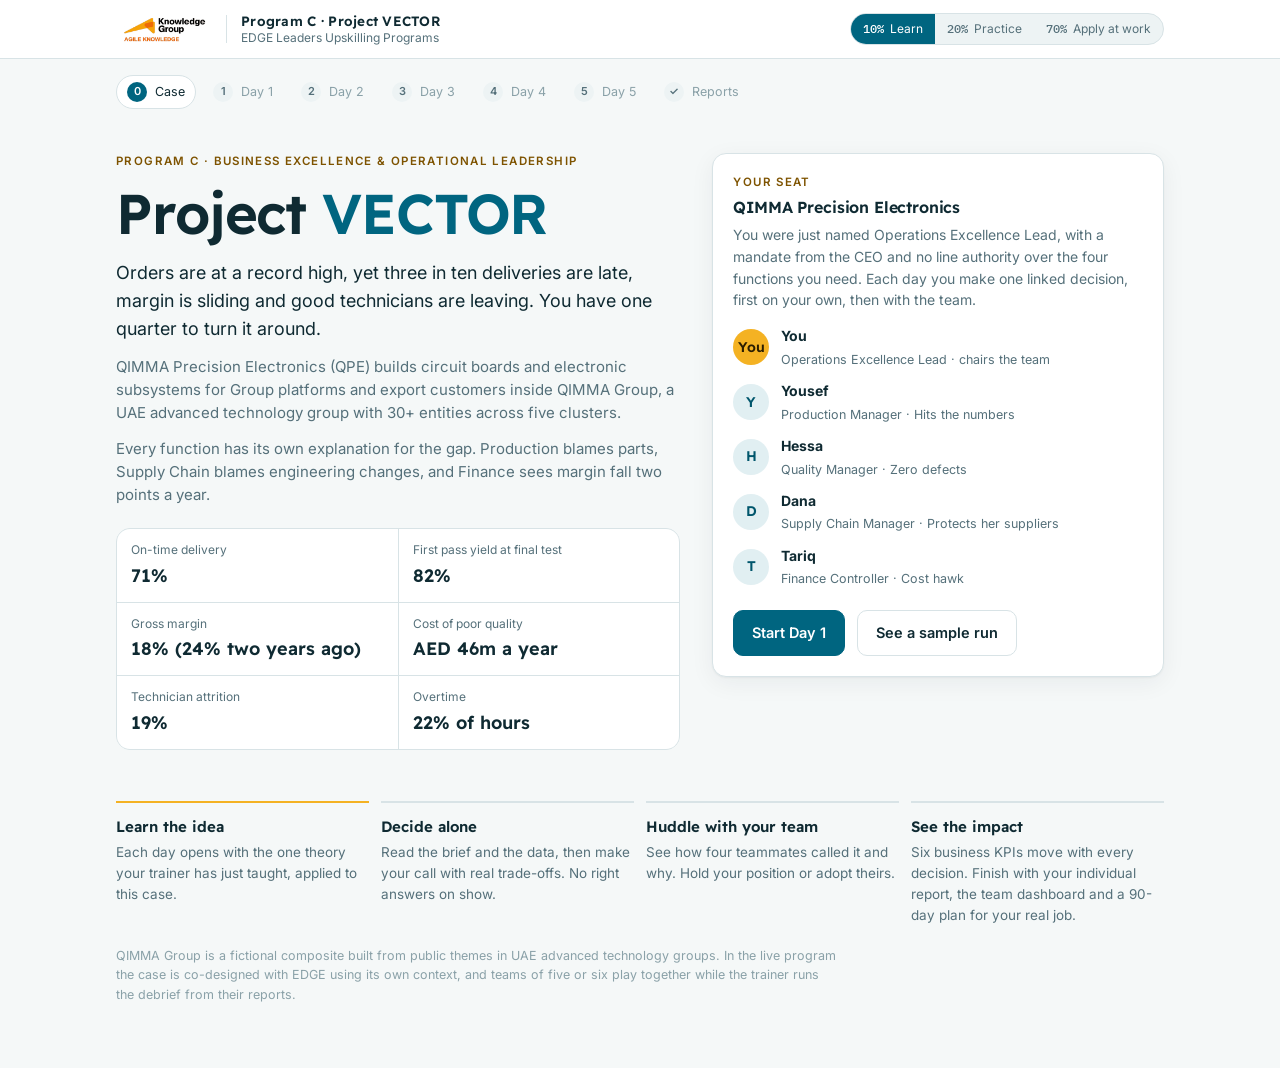
<file: vector/index.html>
<!doctype html>
<html lang="en">
<head>
<meta charset="utf-8">
<meta name="viewport" content="width=device-width, initial-scale=1, viewport-fit=cover">
<meta name="robots" content="noindex, nofollow">
<title>Project VECTOR Simulator</title>
<link rel="preconnect" href="https://fonts.googleapis.com">
<link rel="preconnect" href="https://fonts.gstatic.com" crossorigin>
<link rel="stylesheet" href="https://fonts.googleapis.com/css2?family=Readex+Pro:wght@400;500;600;700&family=Inter:wght@400;500;600;700&family=IBM+Plex+Mono:wght@500&display=swap">
<link rel="stylesheet" href="../assets/sim.css">
<style>body{margin:0}img{max-width:100%}[hidden]{display:none!important}</style>
</head>
<body>
<header class="top">
  <div class="wrap">
    <div class="brand">
      <img class="logo" src="../assets/kg-logo.png" alt="Knowledge Group">
      <span class="sep"></span>
      <span class="tl"><b id="tl-title">Project</b>EDGE Leaders Upskilling Programs</span>
    </div>
    <div class="ribbon" id="ribbon" aria-label="70/20/10 learning model">
      <span data-k="10"><b>10%</b>Learn</span><span data-k="20"><b>20%</b>Practice</span><span data-k="70"><b>70%</b>Apply at work</span>
    </div>
  </div>
</header>
<div class="wrap"><nav class="steps" id="steps" aria-label="Progress"></nav></div>
<main class="wrap" id="app" aria-live="polite"></main>
<div class="toast" id="toast" role="status"></div>
<script>
window.SIM = {
  letter:'C', code:'VECTOR', program:'Business Excellence & Operational Leadership',
  entity:'QIMMA Precision Electronics',
  caseLead:'Orders are at a record high, yet three in ten deliveries are late, margin is sliding and good technicians are leaving. You have one quarter to turn it around.',
  caseParas:[
    'QIMMA Precision Electronics (QPE) builds circuit boards and electronic subsystems for Group platforms and export customers inside QIMMA Group, a UAE advanced technology group with 30+ entities across five clusters.',
    'Every function has its own explanation for the gap. Production blames parts, Supply Chain blames engineering changes, and Finance sees margin fall two points a year.'
  ],
  facts:[['On-time delivery','71%'],['First pass yield at final test','82%'],['Gross margin','18% (24% two years ago)'],['Cost of poor quality','AED 46m a year'],['Technician attrition','19%'],['Overtime','22% of hours']],
  role:'You were just named Operations Excellence Lead, with a mandate from the CEO and no line authority over the four functions you need. Each day you make one linked decision, first on your own, then with the team.',
  myRole:'Operations Excellence Lead · chairs the team',
  team:[
    {id:'yousef', name:'Yousef', role:'Production Manager', style:'Hits the numbers'},
    {id:'hessa', name:'Hessa', role:'Quality Manager', style:'Zero defects'},
    {id:'dana', name:'Dana', role:'Supply Chain Manager', style:'Protects her suppliers'},
    {id:'tariq', name:'Tariq', role:'Finance Controller', style:'Cost hawk'}
  ],
  kpis:[
    {id:'otd', label:'On-time delivery', short:'On-time delivery', unit:'%', d:0, start:71, target:92, dir:1},
    {id:'fpy', label:'First pass yield at final test', short:'First pass yield', unit:'%', d:0, start:82, target:94, dir:1},
    {id:'margin', label:'Gross margin', short:'Gross margin', unit:'%', d:1, start:18, target:23, dir:1},
    {id:'copq', label:'Cost of poor quality (annual)', short:'Cost of poor quality', unit:'aed', d:0, start:46, target:25, dir:-1},
    {id:'engage', label:'Team engagement index', short:'Engagement', unit:'idx', d:0, start:52, target:70, dir:1},
    {id:'trust', label:'Cross-functional trust index', short:'Cross-functional trust', unit:'idx', d:0, start:45, target:70, dir:1}
  ],
  comps:[
    {id:'diag', label:'Performance diagnosis'}, {id:'comm', label:'Commercial acumen'}, {id:'opex', label:'Operational excellence'},
    {id:'talent', label:'Talent & performance'}, {id:'exec', label:'Cross-functional execution'}
  ],
  gate:'CEO review',
  verdicts:{
    high:'The CEO backs your plan, makes the shared scorecard the standard for every entity review and asks you to coach two sister entities next quarter.',
    mid:'The CEO accepts the plan but wants weekly proof on the weakest KPI before extending your mandate.',
    low:'The CEO sees four functions still pointing at each other. Your mandate is reviewed in 30 days.'
  },
  plays:[
    {comp:'diag', title:'Driver tree in an hour', how:'Take the one KPI your boss asks about most, break it into its drivers with your team and size each one with real data.'},
    {comp:'comm', title:'Know your real margin', how:'For your largest customer or internal client, work out the margin after quality losses before the next price talk.'},
    {comp:'opex', title:'Fix one waste at the source', how:'Pick the biggest rework loop in your area, find its root cause with 5 Whys and standardize the fix.'},
    {comp:'talent', title:'One SBI conversation', how:'Name one behavior, its impact and the change you need from one team member this week, then agree a 30-day check-in.'},
    {comp:'exec', title:'Shared scorecard', how:'Agree two measures you jointly own with the team you blame most, plus a weekly 15-minute review.'}
  ],
  note:'QIMMA Group is a fictional composite built from public themes in UAE advanced technology groups. In the live program the case is co-designed with EDGE using its own context, and teams of five or six play together while the trainer runs the debrief from their reports.',
  rounds:[
    {
      day:'Performance KPIs', title:'Diagnose performance', type:'pick', k:3,
      theory:{name:'KPI driver trees and Pareto', line:'Break the headline KPI into its drivers, size each one and attack the few that explain most of the gap.'},
      brief:'Your team broke last quarter’s 214 late orders into their causes. Everyone has a favorite explanation. You can launch three investigations.',
      data:[['Late: waiting for components','38%'],['Late: rework loops at final test','27%'],['Late: engineering changes after release','18%'],['Late: capacity','9%'],['Late: planning errors','8%']],
      prompt:'Pick the three drivers your team will investigate first.',
      options:[
        {id:'a', label:'Component shortages', detail:'Supplier lead times on five critical parts.', q:88, tag:'data', kpi:{otd:3, trust:2}, comp:{diag:7}, outcome:'Component shortages are the biggest bar on the chart. Supply Chain gets data, not blame.'},
        {id:'b', label:'Rework loops at final test', detail:'Boards that fail test and cycle back.', q:92, tag:'data', kpi:{otd:2, fpy:2, copq:-3, margin:0.5}, comp:{diag:8}, outcome:'Rework drives both late orders and cost of poor quality. One fix, two gains.'},
        {id:'c', label:'Engineering changes after release', detail:'Design changes that reach the line mid-build.', q:80, tag:'data', kpi:{otd:2, fpy:1}, comp:{diag:6}, outcome:'Late engineering changes explain the rework spikes after each release.'},
        {id:'d', label:'Capacity: add a third shift', detail:'More hours on the line.', q:38, tag:'bold', kpi:{margin:-0.8, engage:-3}, comp:{diag:1}, outcome:'Capacity explains only 9% of late orders. A third shift adds cost to a process that wastes it.'},
        {id:'e', label:'Planning errors', detail:'Wrong dates and missed orders in the schedule.', q:45, tag:'prudent', kpi:{otd:1}, comp:{diag:2}, outcome:'Planning fixes help at the margin, but this is the smallest driver.'},
        {id:'f', label:'Technician motivation', detail:'People are not trying hard enough.', q:35, tag:'people', kpi:{engage:1, trust:-2}, comp:{diag:1}, outcome:'Blaming motivation without evidence lands badly on a tired floor.'}
      ],
      synergy:[
        {ids:['b','c'], q:6, kpi:{fpy:1, copq:-2}, text:'Rework and late engineering changes share a root cause: unstable designs reaching the line.'}
      ],
      team:{
        yousef:{a:['d','a','f'], says:'We are short of hands. Add a shift.'},
        hessa:{a:['b','c','a'], says:'Rework is where quality and delivery meet.'},
        dana:{a:['a','e','c'], says:'It is not all suppliers. Planning sends us late orders.'},
        tariq:{a:['d','b','e'], says:'Follow the money: overtime and rework.'}
      },
      insight:'The driver tree shows 83% of late orders come from three causes. Capacity and motivation feel urgent but explain little.',
      debrief:'Which KPI in your area gets explained by opinion instead of a driver tree?'
    },
    {
      day:'Commercial acumen', title:'Protect value', type:'choice',
      theory:{name:'Contribution margin and cost of poor quality', line:'Know what each contract really earns after quality losses, and trade price only for something of equal value.'},
      event:{title:'A price ultimatum', text:'Your largest export customer, 32% of revenue, demands a 9% price cut at renewal or it will dual-source.', kpi:{trust:-2}},
      brief:'Finance ran the numbers on the contract. Quality losses on this product line are larger than most people think.',
      data:[['Share of revenue','32%'],['Contribution margin on contract','21%'],['Quality losses on this line','7% of its revenue'],['Time for rival to qualify','6 months']],
      prompt:'How do you respond?',
      options:[
        {id:'a', label:'Accept the 9% cut', detail:'Protect the volume at any cost.', q:35, tag:'prudent', kpi:{margin:-2.4, trust:1}, comp:{comm:2}, outcome:'Volume is safe, but contribution drops to 12% and next year’s ask will be bigger.'},
        {id:'b', label:'Refuse and hold price', detail:'Our margin is already thin.', q:42, tag:'bold', kpi:{margin:0.3, engage:-2, trust:-2}, comp:{comm:5}, outcome:'Price holds for now. The customer starts qualifying the rival and orders soften.'},
        {id:'c', label:'Trade price for a joint yield plan', detail:'4% now, a further 3% in year two funded by a joint plan that removes quality losses, plus a three-year volume commitment.', q:93, tag:'collab', kpi:{margin:1.8, copq:-6, trust:6, engage:2}, comp:{comm:18, exec:3}, outcome:'The customer gets savings, you get volume and a funded reason to fix quality. Margin rises as losses fall.'},
        {id:'d', label:'Cut 9% and recover it from inspection', detail:'Fund the discount by trimming quality inspection.', q:15, tag:'bold', kpi:{margin:0.4, fpy:-4, copq:8, trust:-3}, comp:{}, outcome:'Escapes reach the customer within two months. The discount was the cheaper problem.'}
      ],
      team:{
        yousef:{a:'a', says:'Keep the volume. The line needs the work.'},
        hessa:{a:'c', says:'Our quality losses are the real discount.'},
        dana:{a:'a', says:'We cannot lose 32% of revenue.'},
        tariq:{a:'b', says:'Our margin is already thin. Hold the price.'}
      },
      insight:'When quality losses exceed the discount being asked for, the best negotiation fixes quality and shares the savings.',
      debrief:'Which customer or internal client gets a discount you are really paying for with waste?'
    },
    {
      day:'Operational excellence', title:'Improve the process', type:'allocate', total:60, step:5, unitLabel:'person-weeks', post:' person-wks',
      theory:{name:'Lean and DMAIC', line:'Fix the process at its biggest source of waste, standardize the fix and make performance visible where the work happens.'},
      event:{title:'Supplier delay', text:'A key supplier of power modules announces a four-week delay.', kpi:{otd:-3}},
      brief:'Your excellence team of six has ten weeks: 60 person-weeks. Where it goes decides which KPIs move this quarter.',
      data:[['Excellence team','6 people'],['Horizon','10 weeks'],['Rework hours per week','420'],['Open engineering changes','37']],
      prompt:'Allocate 60 person-weeks across five workstreams.',
      items:[
        {id:'dmaic', label:'DMAIC on final-test rework', short:'Rework DMAIC', detail:'Root cause, fix and control plan on the top three defect types.', ideal:20, tag:'data', kpi:{fpy:16, copq:-26, otd:8, margin:4}},
        {id:'supp', label:'Supplier development for five critical parts', short:'Suppliers', detail:'Joint forecasting, safety stock and quality audits.', ideal:15, tag:'collab', kpi:{otd:20, margin:3, trust:6}},
        {id:'eco', label:'Engineering change gate', short:'Change gate', detail:'A freeze window and a change review board.', ideal:10, tag:'prudent', kpi:{fpy:6, otd:8, trust:8}},
        {id:'vis', label:'Visual management and 5S', short:'Visual mgmt', detail:'Line boards and daily tier huddles.', ideal:10, tag:'people', kpi:{engage:30, fpy:3, trust:4}},
        {id:'mes', label:'New MES dashboards', short:'Dashboards', detail:'A digital reporting layer on top of the current system.', ideal:5, tag:'bold', kpi:{otd:4, trust:3, copq:-2}}
      ],
      comp:{opex:18, diag:3},
      outcomes:{
        high:'You attack the biggest waste first and make progress visible on the floor. Yield and delivery climb together.',
        mid:'Good projects, uneven focus. One KPI moves while another stalls.',
        low:'Effort spreads thin or goes to dashboards before fixes. The floor sees reports of problems, not fewer problems.'
      },
      team:{
        yousef:{a:{dmaic:10,supp:15,eco:5,vis:5,mes:25}, says:'We need real-time data before we fix anything.'},
        hessa:{a:{dmaic:30,supp:5,eco:15,vis:5,mes:5}, says:'Rework first. Then stop late changes.'},
        dana:{a:{dmaic:10,supp:35,eco:5,vis:5,mes:5}, says:'Suppliers are the long pole.'},
        tariq:{a:{dmaic:25,supp:10,eco:5,vis:5,mes:15}, says:'Rework is cash. Dashboards show the savings.'}
      },
      insight:'Lean starts at the largest waste and makes the fix stick on the floor. Dashboards help once the process is stable, not before.',
      debrief:'Where is your team investing in reporting a problem rather than removing it?'
    },
    {
      day:'Talent & performance', title:'Enable the workforce', type:'choice',
      theory:{name:'SBI feedback and GROW coaching', line:'Name the behavior and its impact, agree the change, then build routines that make good performance visible every day.'},
      event:{title:'Another resignation', text:'A senior test technician resigned, the fourth this quarter from the same shift. The exit interview names the supervisor.', kpi:{engage:-4, otd:-1}},
      brief:'Ahmed, your strongest shift supervisor, hits every output target. His shift also has the highest attrition and the most conflict. Hessa wants him moved.',
      data:[['Attrition on Ahmed’s shift','31%'],['Attrition on other shifts','14%'],['Ahmed’s output vs target','104%'],['Shifts with daily huddles','1 of 3']],
      prompt:'What do you do?',
      options:[
        {id:'a', label:'Remove Ahmed from the supervisor role', detail:'Protect the team from the behavior.', q:45, tag:'prudent', kpi:{engage:3, otd:-3}, comp:{talent:5}, outcome:'Attrition eases and output dips. Other supervisors learn that results do not protect you, but nothing about how to lead.'},
        {id:'b', label:'Leave it this quarter', detail:'Output is what the turnaround needs.', q:20, tag:'bold', kpi:{engage:-8, otd:1}, comp:{}, outcome:'Two more technicians leave. Replacing them costs more than his extra output earns.'},
        {id:'c', label:'Feedback, coaching and daily huddles', detail:'A direct SBI conversation, behavioral goals with a 60-day coaching plan and 10-minute huddles on every shift.', q:93, tag:'people', kpi:{engage:12, otd:3, fpy:2, copq:-1.5, margin:0.5}, comp:{talent:18, exec:2}, outcome:'Ahmed hears the impact for the first time. Within six weeks his shift’s conflicts halve and the huddles spread good practice.'},
        {id:'d', label:'Send him on a 3-day leadership course', detail:'Give him the tools first.', q:48, tag:'people', kpi:{engage:2}, comp:{talent:5}, outcome:'Ahmed enjoys the course. Nothing changes on the shift because nothing changed there.'}
      ],
      team:{
        yousef:{a:'b', says:'He is my best producer. Do not touch him now.'},
        hessa:{a:'a', says:'His shift drives our rework too. Move him.'},
        dana:{a:'d', says:'Give him the tools first.'},
        tariq:{a:'b', says:'Attrition is an HR problem. Output pays the bills.'}
      },
      insight:'High performers with costly behavior need honest feedback and a plan, not removal or protection. Daily routines turn one fix into a system.',
      debrief:'Who in your team gets results in a way that costs the team, and have you named that impact to them directly?'
    },
    {
      day:'Cross-functional execution', title:'Drive execution', type:'multi',
      theory:{name:'RACI and joint accountability', line:'Execution fails between functions. Agree owners, shared measures and escalation rules face to face, then inspect weekly.'},
      event:{title:'The blame cycle', text:'At the CEO review, Production blamed Supply Chain for late parts and Supply Chain blamed Engineering for late changes.', kpi:{trust:-4}},
      brief:'You need four functions you do not manage to commit to one plan and defend it to the CEO next week.',
      data:[['Functions involved','4'],['Shared KPIs today','0'],['Weekly cross-functional review','None'],['CEO review','7 days']],
      parts:[
        {type:'choice', title:'Lock commitments by', options:[
          {id:'a', label:'Emailing an action list with deadlines', q:30, tag:'data', kpi:{trust:-2}, comp:{exec:1}, outcome:'Everyone replies "noted." Nobody owns the gaps between the lines.'},
          {id:'b', label:'Running a cross-functional obeya session', detail:'One room, one wall: agree RACI, owners, a weekly KPI review and escalation rules.', q:94, tag:'collab', kpi:{trust:12, otd:3, engage:3, margin:0.4}, comp:{exec:9}, outcome:'For the first time, all four heads see the same wall and sign the same plan.'},
          {id:'c', label:'Asking the CEO for a mandate', q:45, tag:'bold', kpi:{trust:-1, otd:1}, comp:{exec:3}, outcome:'The mandate gets compliance. It does not get cooperation.'},
          {id:'d', label:'Letting each function set its own targets', q:25, tag:'prudent', kpi:{trust:-2}, comp:{exec:1}, outcome:'Four plans, four sets of numbers, the same blame cycle.'}
        ]},
        {type:'pick', k:2, title:'Put two measures on the shared scorecard', options:[
          {id:'p1', label:'On-time delivery by customer', q:90, tag:'data', kpi:{otd:2}, comp:{diag:2, exec:2}},
          {id:'p2', label:'First pass yield at final test', q:90, tag:'data', kpi:{fpy:2}, comp:{diag:2, exec:2}},
          {id:'p3', label:'Training hours delivered', q:35, tag:'people', kpi:{}, comp:{}},
          {id:'p4', label:'Cost of poor quality in AED', q:86, tag:'data', kpi:{copq:-3}, comp:{comm:2, exec:2}},
          {id:'p5', label:'Number of meetings held', q:15, tag:'prudent', kpi:{trust:-1}, comp:{}}
        ]},
        {type:'choice', w:1.5, title:'Dana: "If suppliers miss, Production will blame us again."', options:[
          {id:'x', label:'"Then make sure they do not miss."', q:20, tag:'bold', kpi:{trust:-5}, comp:{}, outcome:'Dana commits on paper and protects herself in practice.'},
          {id:'y', label:'"We own delivery jointly, with an early warning."', detail:'A shared KPI, a supplier-risk trigger at day 10 and an agreed escalation path.', q:95, tag:'collab', kpi:{trust:10, otd:3}, comp:{exec:9}, outcome:'Shared ownership turns a blame line into an early-warning system.'},
          {id:'z', label:'"Let us leave supply metrics off the scorecard."', q:35, tag:'prudent', kpi:{trust:1, otd:-2}, comp:{exec:1}, outcome:'The biggest driver of late orders disappears from view.'},
          {id:'w', label:'"Production will absorb it."', q:40, tag:'prudent', kpi:{trust:-1, engage:-2}, comp:{exec:2}, outcome:'Yousef hears it as a promise made on his behalf.'}
        ]}
      ],
      team:{
        yousef:{a:['c',['p1','p5'],'x'], says:'Get the CEO to tell them.'},
        hessa:{a:['b',['p2','p4'],'y'], says:'One room, shared numbers.'},
        dana:{a:['d',['p1','p3'],'z'], says:'Each function knows its own job.'},
        tariq:{a:['a',['p4','p1'],'x'], says:'Write it down. Hold them to it.'}
      },
      insight:'Cross-functional execution needs shared measures, named owners and an agreed way to escalate. Mandates and emails produce compliance, not commitment.',
      debrief:'Which handoff between your team and another causes the most blame, and what shared measure would fix it?'
    }
  ]
};
</script>
<script src="../assets/sim.js"></script>
</body>
</html>
</file>
<file: assets/sim.css>
/* Layout: one calm centered column; a KPI rail anchors every day; cards only where a decision is made */
:root{
  --bg:#F5F8F8; --surface:#FFFFFF; --sunk:#EDF3F4; --ink:#0F2A32; --muted:#55707A; --faint:#8AA1A8; --line:#D8E3E6;
  --teal:#006580; --teal-ink:#00566C; --teal-soft:#E1EFF2; --on-teal:#FFFFFF;
  --gold:#F4B223; --gold-ink:#7E5300; --gold-soft:#FDF2D8;
  --good:#1C7F54; --good-soft:#E2F2E9; --warn:#A16610; --warn-soft:#FAEFD9; --bad:#B23A2E; --bad-soft:#FAE5E2;
  --display:"Readex Pro","Segoe UI",Arial,sans-serif; --body:"Inter","Segoe UI",Arial,sans-serif; --mono:"IBM Plex Mono",ui-monospace,Menlo,monospace;
  --r:14px; --shadow:0 1px 2px rgba(15,42,50,.05),0 6px 24px rgba(15,42,50,.06);
}
@media (prefers-color-scheme: dark){:root:not([data-theme="light"]){
  --bg:#0A181D; --surface:#0F232A; --sunk:#132C34; --ink:#E4EFF1; --muted:#9AB2B9; --faint:#6E8A92; --line:#1F3B44;
  --teal:#43B4CE; --teal-ink:#7FD0E2; --teal-soft:#11343E; --on-teal:#04232B;
  --gold:#F4B223; --gold-ink:#F6C760; --gold-soft:#2E2610;
  --good:#4CC38A; --good-soft:#123326; --warn:#E5AB45; --warn-soft:#30260F; --bad:#EE7B6E; --bad-soft:#3A1A17;
  --shadow:0 1px 2px rgba(0,0,0,.3),0 8px 28px rgba(0,0,0,.25); color-scheme:dark}}
:root[data-theme="dark"]{
  --bg:#0A181D; --surface:#0F232A; --sunk:#132C34; --ink:#E4EFF1; --muted:#9AB2B9; --faint:#6E8A92; --line:#1F3B44;
  --teal:#43B4CE; --teal-ink:#7FD0E2; --teal-soft:#11343E; --on-teal:#04232B;
  --gold:#F4B223; --gold-ink:#F6C760; --gold-soft:#2E2610;
  --good:#4CC38A; --good-soft:#123326; --warn:#E5AB45; --warn-soft:#30260F; --bad:#EE7B6E; --bad-soft:#3A1A17;
  --shadow:0 1px 2px rgba(0,0,0,.3),0 8px 28px rgba(0,0,0,.25); color-scheme:dark}
*{box-sizing:border-box}
body{background:var(--bg);color:var(--ink);font-family:var(--body);font-size:15px;line-height:1.55;-webkit-font-smoothing:antialiased}
h1,h2,h3,h4{font-family:var(--display);font-weight:600;line-height:1.15;margin:0;text-wrap:balance;letter-spacing:-.01em}
p{margin:0}
button{font:inherit;color:inherit;cursor:pointer}
button:focus-visible,input:focus-visible,textarea:focus-visible,select:focus-visible{outline:2px solid var(--teal);outline-offset:2px}
.wrap{max-width:1080px;margin:0 auto;padding-left:max(16px,env(safe-area-inset-left,0px));padding-right:max(16px,env(safe-area-inset-right,0px))}
.eyebrow{font-size:11.5px;font-weight:600;letter-spacing:.12em;text-transform:uppercase;color:var(--gold-ink)}
.muted{color:var(--muted)}
.num{font-variant-numeric:tabular-nums}

/* Top bar */
.top{background:var(--surface);border-bottom:1px solid var(--line)}
.top .wrap{display:flex;align-items:center;justify-content:space-between;gap:16px;padding-block:12px;flex-wrap:wrap}
.brand{display:flex;align-items:center;gap:14px;min-width:0}
.brand .logo{height:34px;width:auto;border-radius:6px;background:#fff;padding:3px 6px}
.brand .sep{width:1px;height:28px;background:var(--line)}
.brand .tl{font-size:12px;line-height:1.3;color:var(--muted)}
.brand .tl b{display:block;color:var(--ink);font-family:var(--display);font-weight:600;font-size:13.5px;letter-spacing:.02em}
.ribbon{display:flex;border:1px solid var(--line);border-radius:999px;overflow:hidden;font-size:12px;background:var(--sunk)}
.ribbon span{padding:6px 12px;color:var(--muted);white-space:nowrap}
.ribbon span b{font-family:var(--mono);font-weight:500;margin-right:6px}
.ribbon span.on{background:var(--teal);color:var(--on-teal)}
.ribbon span.on b{color:var(--on-teal)}

/* Stepper */
.steps{display:flex;gap:6px;flex-wrap:wrap;padding-block:16px 4px}
.steps .s{display:flex;align-items:center;gap:8px;font-size:12.5px;color:var(--faint);padding:6px 10px;border-radius:999px;border:1px solid transparent}
.steps .s i{font-style:normal;width:20px;height:20px;border-radius:50%;display:grid;place-items:center;font-size:11px;font-weight:600;background:var(--sunk);color:var(--muted)}
.steps .s.done{color:var(--muted)} .steps .s.done i{background:var(--teal-soft);color:var(--teal-ink)}
.steps .s.now{color:var(--ink);border-color:var(--line);background:var(--surface)} .steps .s.now i{background:var(--teal);color:var(--on-teal)}

main{padding-block:12px 64px}
.btn{display:inline-flex;align-items:center;gap:8px;border:1px solid var(--line);background:var(--surface);border-radius:10px;padding:11px 18px;font-weight:600;font-size:14.5px;transition:transform .12s ease,background .12s}
.btn:hover{background:var(--sunk)}
.btn.primary{background:var(--teal);border-color:var(--teal);color:var(--on-teal)}
.btn.primary:hover{background:var(--teal-ink);border-color:var(--teal-ink)}
.btn.gold{background:var(--gold);border-color:var(--gold);color:#2A1D00}
.btn[disabled]{opacity:.45;cursor:not-allowed}
.btn.ghost{background:transparent}
.row{display:flex;gap:12px;flex-wrap:wrap;align-items:center}

/* Intro */
.hero{display:grid;grid-template-columns:1.25fr 1fr;gap:32px;padding-block:28px 8px;align-items:start}
.hero h1{font-size:clamp(34px,5.2vw,56px);font-weight:600;letter-spacing:-.02em;margin-top:10px}
.hero h1 em{font-style:normal;color:var(--teal)}
.hero .lead{font-size:18px;color:var(--ink);margin-top:14px;max-width:58ch}
.hero .sub{margin-top:12px;color:var(--muted);max-width:62ch}
.facts{display:grid;grid-template-columns:repeat(2,minmax(0,1fr));gap:1px;background:var(--line);border:1px solid var(--line);border-radius:var(--r);overflow:hidden;margin-top:22px}
.facts div{background:var(--surface);padding:12px 14px;min-width:0}
.facts dt{font-size:12px;color:var(--muted)} .facts dd{margin:2px 0 0;font-family:var(--display);font-weight:600;font-size:18px}
.seat{background:var(--surface);border:1px solid var(--line);border-radius:var(--r);padding:20px;box-shadow:var(--shadow)}
.seat h3{font-size:16px;margin-bottom:8px}
.mates{display:grid;gap:10px;margin-top:14px}
.mate{display:flex;gap:12px;align-items:center}
.av{width:36px;height:36px;border-radius:50%;display:grid;place-items:center;font-family:var(--display);font-weight:600;font-size:14px;background:var(--teal-soft);color:var(--teal-ink);flex:none}
.av.me{background:var(--gold);color:#2A1D00}
.mate b{display:block;font-size:14px} .mate span{font-size:12.5px;color:var(--muted)}
.how{display:grid;grid-template-columns:repeat(4,minmax(0,1fr));gap:12px;margin-top:28px}
.how div{border-top:2px solid var(--line);padding-top:12px}
.how div:first-child{border-top-color:var(--gold)}
.how b{font-family:var(--display);font-weight:600;display:block;margin-bottom:4px}
.how p{font-size:13.5px;color:var(--muted)}
.note{font-size:12.5px;color:var(--faint);margin-top:20px;max-width:90ch}

/* KPI rail */
.rail{display:grid;grid-template-columns:repeat(6,minmax(0,1fr));gap:8px;margin-top:6px}
.kpi{background:var(--surface);border:1px solid var(--line);border-radius:12px;padding:10px 12px;min-width:0}
.kpi .l{font-size:11.5px;color:var(--muted);white-space:nowrap;overflow:hidden;text-overflow:ellipsis}
.kpi .v{font-family:var(--display);font-weight:600;font-size:20px;font-variant-numeric:tabular-nums;margin-top:2px}
.kpi .d{font-size:11.5px;font-variant-numeric:tabular-nums}
.up{color:var(--good)} .down{color:var(--bad)} .flat{color:var(--faint)}

/* Day */
.day{display:grid;grid-template-columns:minmax(0,1fr) 300px;gap:28px;margin-top:22px;align-items:start}
.dayhead h2{font-size:clamp(26px,3.4vw,36px);margin-top:6px}
.theory{display:flex;gap:10px;align-items:flex-start;background:var(--teal-soft);border-radius:12px;padding:12px 14px;margin-top:14px;font-size:13.5px}
.theory .tag{font-family:var(--mono);font-size:11px;background:var(--teal);color:var(--on-teal);border-radius:6px;padding:2px 7px;white-space:nowrap;margin-top:1px}
.theory b{font-family:var(--display);font-weight:600}
.event{border:1px solid var(--gold);background:var(--gold-soft);border-radius:12px;padding:12px 14px;margin-top:14px}
.event .eyebrow{color:var(--gold-ink)}
.event b{font-family:var(--display);font-weight:600;display:block;margin-top:2px}
.brief{margin-top:16px;font-size:16px;max-width:66ch}
.side{position:sticky;top:12px}
.datacard{background:var(--surface);border:1px solid var(--line);border-radius:var(--r);padding:16px}
.datacard h4{font-size:12px;letter-spacing:.1em;text-transform:uppercase;color:var(--muted);font-family:var(--body);font-weight:600;margin-bottom:8px}
.datacard dl{margin:0;display:grid;gap:0}
.datacard dl div{display:flex;justify-content:space-between;gap:12px;padding:8px 0;border-bottom:1px solid var(--line);font-size:13.5px}
.datacard dl div:last-child{border-bottom:0}
.datacard dd{margin:0;font-weight:600;font-variant-numeric:tabular-nums;text-align:right}
.prompt{font-family:var(--display);font-weight:600;font-size:18px;margin-top:24px}
.parttitle{font-family:var(--display);font-weight:600;font-size:15.5px;margin-top:22px;display:flex;gap:8px;align-items:baseline}
.parttitle i{font-style:normal;font-family:var(--mono);font-size:11px;color:var(--gold-ink)}
.opts{display:grid;gap:10px;margin-top:12px}
.opts.two{grid-template-columns:repeat(2,minmax(0,1fr))}
.opt{display:flex;gap:12px;text-align:left;background:var(--surface);border:1.5px solid var(--line);border-radius:12px;padding:14px;transition:border-color .12s,background .12s;min-width:0}
.opt:hover{border-color:var(--faint)}
.opt[aria-pressed="true"]{border-color:var(--teal);background:var(--teal-soft)}
.opt .mk{flex:none;width:20px;height:20px;border-radius:50%;border:1.5px solid var(--faint);margin-top:1px;display:grid;place-items:center}
.opt.sq .mk{border-radius:6px}
.opt[aria-pressed="true"] .mk{border-color:var(--teal);background:var(--teal)}
.opt[aria-pressed="true"] .mk::after{content:"";width:8px;height:8px;border-radius:inherit;background:var(--on-teal)}
.opt .t{display:block;font-weight:600;font-size:14.5px}
.opt .x{display:block;font-size:13px;color:var(--muted);margin-top:2px}
.counter{font-size:12.5px;color:var(--muted);margin-top:8px}
.alloc{display:grid;gap:14px;margin-top:14px}
.ai{background:var(--surface);border:1px solid var(--line);border-radius:12px;padding:12px 14px}
.ai .h{display:flex;justify-content:space-between;gap:12px;align-items:baseline}
.ai .h b{font-size:14.5px} .ai .h span{font-family:var(--display);font-weight:600;font-variant-numeric:tabular-nums;white-space:nowrap}
.ai .x{font-size:12.5px;color:var(--muted)}
.ai input[type=range]{width:100%;margin-top:8px;accent-color:var(--teal)}
.budget{display:flex;align-items:center;gap:12px;margin-top:14px;font-size:13.5px}
.budget .bar{flex:1;height:8px;border-radius:999px;background:var(--sunk);overflow:hidden}
.budget .bar i{display:block;height:100%;background:var(--teal);transition:width .15s}
.budget.full .bar i{background:var(--good)}
.rank{display:grid;gap:8px;margin-top:14px;list-style:none;padding:0}
.rank li{display:flex;align-items:center;gap:12px;background:var(--surface);border:1px solid var(--line);border-radius:12px;padding:10px 12px}
.rank .pos{font-family:var(--display);font-weight:600;font-size:18px;width:26px;text-align:center;color:var(--teal)}
.rank .tx{flex:1;min-width:0} .rank .tx b{display:block;font-size:14.5px} .rank .tx span{font-size:12.5px;color:var(--muted)}
.rank .mv{display:flex;flex-direction:column;gap:4px}
.rank .mv button{width:32px;height:26px;border-radius:7px;border:1px solid var(--line);background:var(--sunk);font-size:12px;line-height:1}
.rank .mv button[disabled]{opacity:.3;cursor:default}
.actions{display:flex;gap:12px;align-items:center;margin-top:24px;flex-wrap:wrap}

/* Huddle */
.huddle{display:grid;grid-template-columns:repeat(2,minmax(0,1fr));gap:12px;margin-top:16px}
.hc{background:var(--surface);border:1px solid var(--line);border-radius:12px;padding:14px;display:flex;gap:12px;min-width:0}
.hc .body{min-width:0}
.hc .who b{font-size:14px} .hc .who span{font-size:12.5px;color:var(--muted)}
.hc .says{margin-top:6px;font-size:14px}
.hc .pick{margin-top:8px;font-size:12.5px;color:var(--muted)}
.hc .pick b{color:var(--ink);font-weight:600}
.mine{border-color:var(--gold);background:var(--gold-soft)}
.verdict{display:flex;gap:14px;align-items:center;border-radius:12px;padding:14px 16px;margin-top:16px;background:var(--sunk)}
.split{display:grid;grid-template-columns:repeat(2,minmax(0,1fr));gap:12px;margin-top:16px}
.splitbtn{text-align:left;background:var(--surface);border:1.5px solid var(--line);border-radius:12px;padding:14px}
.splitbtn:hover{border-color:var(--teal)}
.splitbtn b{display:block;font-family:var(--display);font-weight:600;font-size:15.5px}
.splitbtn span{font-size:13px;color:var(--muted)}

/* Result */
.outcome{margin-top:16px;display:grid;gap:8px}
.outcome p{font-size:15.5px;padding-left:14px;border-left:2px solid var(--teal)}
.deltas{display:grid;grid-template-columns:repeat(auto-fill,minmax(150px,1fr));gap:8px;margin-top:16px}
.qrow{display:grid;grid-template-columns:repeat(3,minmax(0,1fr));gap:8px;margin-top:16px}
.qbox{background:var(--surface);border:1px solid var(--line);border-radius:12px;padding:12px}
.qbox .l{font-size:12px;color:var(--muted)}
.chip{display:inline-flex;align-items:center;gap:6px;border-radius:999px;padding:3px 10px;font-size:12px;font-weight:600;white-space:nowrap}
.chip.good{background:var(--good-soft);color:var(--good)} .chip.warn{background:var(--warn-soft);color:var(--warn)} .chip.bad{background:var(--bad-soft);color:var(--bad)} .chip.n{background:var(--sunk);color:var(--muted)}
.insight{margin-top:16px;background:var(--surface);border:1px solid var(--line);border-left:3px solid var(--gold);border-radius:12px;padding:14px 16px}
.insight .eyebrow{margin-bottom:4px}
.social{margin-top:12px;font-size:14px;color:var(--muted)}
.social b{color:var(--ink)}
label.q{display:block;font-family:var(--display);font-weight:600;font-size:15px;margin-top:22px}
textarea,input[type=text],input[type=date],select{width:100%;border:1px solid var(--line);background:var(--surface);color:var(--ink);border-radius:10px;padding:10px 12px;font:inherit;font-size:14.5px;margin-top:8px}
textarea{min-height:84px;resize:vertical}

/* Reports */
.tabs{display:flex;gap:4px;border-bottom:1px solid var(--line);margin-top:20px;overflow-x:auto}
.tabs button{border:0;background:none;padding:10px 14px;font-weight:600;font-size:14px;color:var(--muted);border-bottom:2px solid transparent;white-space:nowrap}
.tabs button[aria-selected="true"]{color:var(--ink);border-bottom-color:var(--teal)}
.panel{margin-top:20px}
.grid2{display:grid;grid-template-columns:minmax(0,1fr) minmax(0,1fr);gap:16px}
.card{background:var(--surface);border:1px solid var(--line);border-radius:var(--r);padding:18px;min-width:0}
.card h3{font-size:16px}
.card .sub{font-size:13px;color:var(--muted);margin-top:2px}
.arch{display:flex;gap:16px;align-items:center}
.arch .badge{width:56px;height:56px;border-radius:16px;background:var(--gold);display:grid;place-items:center;font-family:var(--display);font-weight:700;font-size:22px;color:#2A1D00;flex:none}
.arch h2{font-size:26px}
.bars{display:grid;gap:12px;margin-top:14px}
.bar .h{display:flex;justify-content:space-between;font-size:13.5px;gap:10px}
.bar .h span{font-variant-numeric:tabular-nums;color:var(--muted);white-space:nowrap}
.bar .t{height:8px;background:var(--sunk);border-radius:999px;margin-top:6px;overflow:hidden}
.bar .t i{display:block;height:100%;background:var(--teal);border-radius:inherit}
table{width:100%;border-collapse:collapse;font-size:13.5px}
th{text-align:left;font-size:11.5px;letter-spacing:.08em;text-transform:uppercase;color:var(--muted);font-weight:600;padding:8px 10px;border-bottom:1px solid var(--line)}
td{padding:10px;border-bottom:1px solid var(--line);vertical-align:top}
td.n,th.n{text-align:right;font-variant-numeric:tabular-nums}
.tbl{overflow-x:auto}
.big{font-family:var(--display);font-weight:600;font-size:34px;font-variant-numeric:tabular-nums;line-height:1.1}
.stat{display:grid;grid-template-columns:repeat(3,minmax(0,1fr));gap:12px}
.chips{display:flex;gap:6px;flex-wrap:wrap;margin-top:12px}
.chips button{border:1px solid var(--line);background:var(--surface);border-radius:999px;padding:5px 12px;font-size:12.5px;font-weight:600;color:var(--muted)}
.chips button[aria-pressed="true"]{background:var(--teal);border-color:var(--teal);color:var(--on-teal)}
svg text{font-family:var(--body)}
.legend{display:flex;gap:16px;font-size:12.5px;color:var(--muted);margin-top:8px;flex-wrap:wrap}
.legend i{display:inline-block;width:18px;height:3px;border-radius:2px;vertical-align:middle;margin-right:6px}
.exco{border-radius:var(--r);padding:20px;color:var(--ink)}
.exco.good{background:var(--good-soft)} .exco.warn{background:var(--warn-soft)} .exco.bad{background:var(--bad-soft)}
.exco h2{font-size:24px;margin-top:4px}
.timeline{display:grid;grid-template-columns:repeat(4,minmax(0,1fr));gap:10px;margin-top:14px}
.timeline div{border-top:3px solid var(--line);padding-top:10px;font-size:13px}
.timeline div b{display:block;font-family:var(--display);font-weight:600;font-size:14px}
.timeline div:first-child{border-top-color:var(--gold)}
.form{display:grid;grid-template-columns:repeat(2,minmax(0,1fr));gap:4px 16px}
.form .full{grid-column:1/-1}
.form label{font-size:13px;font-weight:600;margin-top:12px;display:block}
.plan{background:var(--surface);border:1px solid var(--line);border-top:4px solid var(--gold);border-radius:var(--r);padding:20px;white-space:pre-wrap;font-size:14px;line-height:1.6}
.plan h3{white-space:normal;font-size:18px;margin-bottom:8px}
.reflect{display:grid;gap:10px;margin-top:10px}
.reflect div{font-size:14px;border-left:2px solid var(--line);padding-left:12px}
.reflect span{display:block;font-size:12px;color:var(--muted)}
.toast{position:fixed;left:50%;bottom:calc(20px + env(safe-area-inset-bottom,0px));transform:translateX(-50%);background:var(--ink);color:var(--bg);padding:10px 16px;border-radius:10px;font-size:13.5px;font-weight:600;opacity:0;transition:opacity .2s;pointer-events:none}
.toast.on{opacity:1}
.fade{animation:fade .35s ease both}
@keyframes fade{from{opacity:.001;transform:translateY(6px)}to{opacity:1;transform:none}}
@media (prefers-reduced-motion: reduce){.fade{animation:none}.btn,.opt{transition:none}}
@media (max-width:860px){
  .hero,.day,.grid2{grid-template-columns:1fr}
  .side{position:static}
  .rail{grid-template-columns:repeat(3,minmax(0,1fr))}
  .how,.timeline{grid-template-columns:repeat(2,minmax(0,1fr))}
  .huddle,.split,.opts.two{grid-template-columns:1fr}
  .ribbon span{padding:6px 9px}
}
@media (max-width:520px){
  .rail{grid-template-columns:repeat(2,minmax(0,1fr))}
  .qrow,.stat,.form{grid-template-columns:1fr}
  .facts{grid-template-columns:1fr}
  .how,.timeline{grid-template-columns:1fr}
  .ribbon{font-size:11px}
  .brand .tl{display:none} .brand .sep{display:none}
}
</file>
